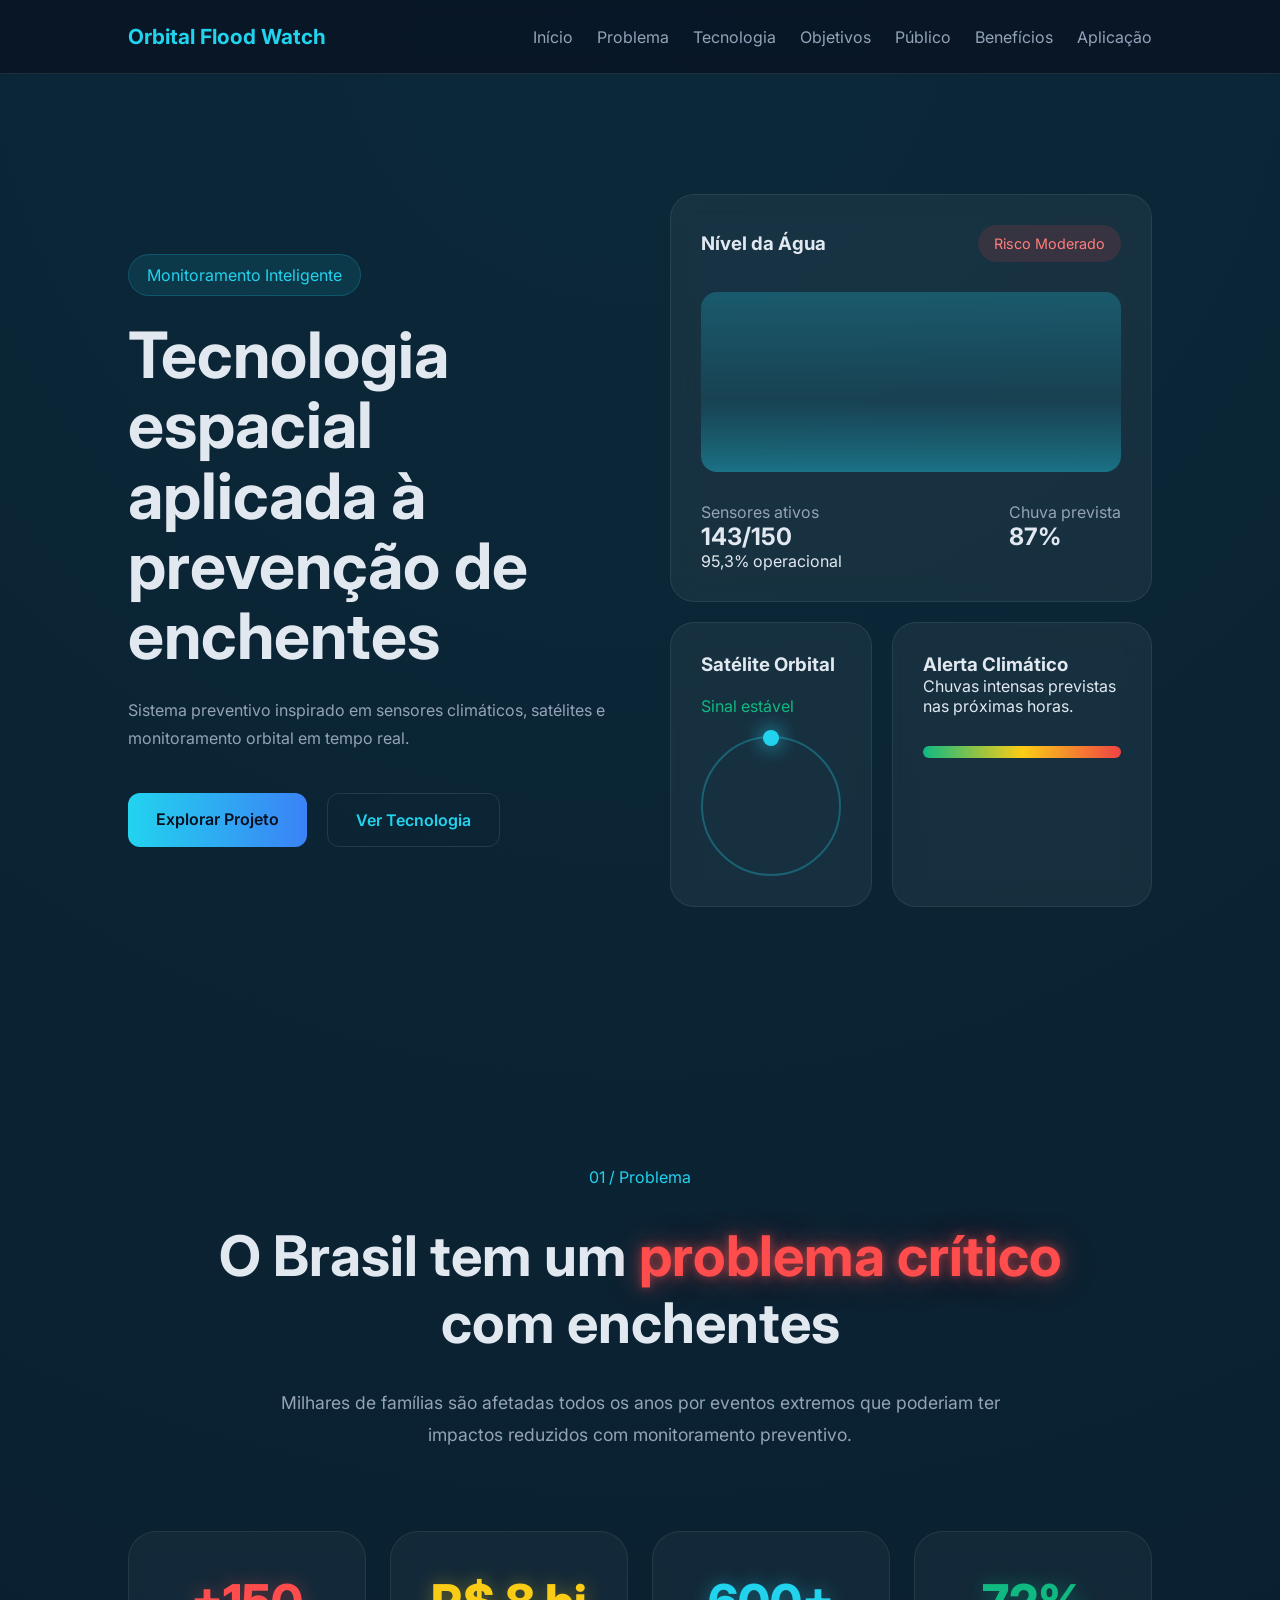
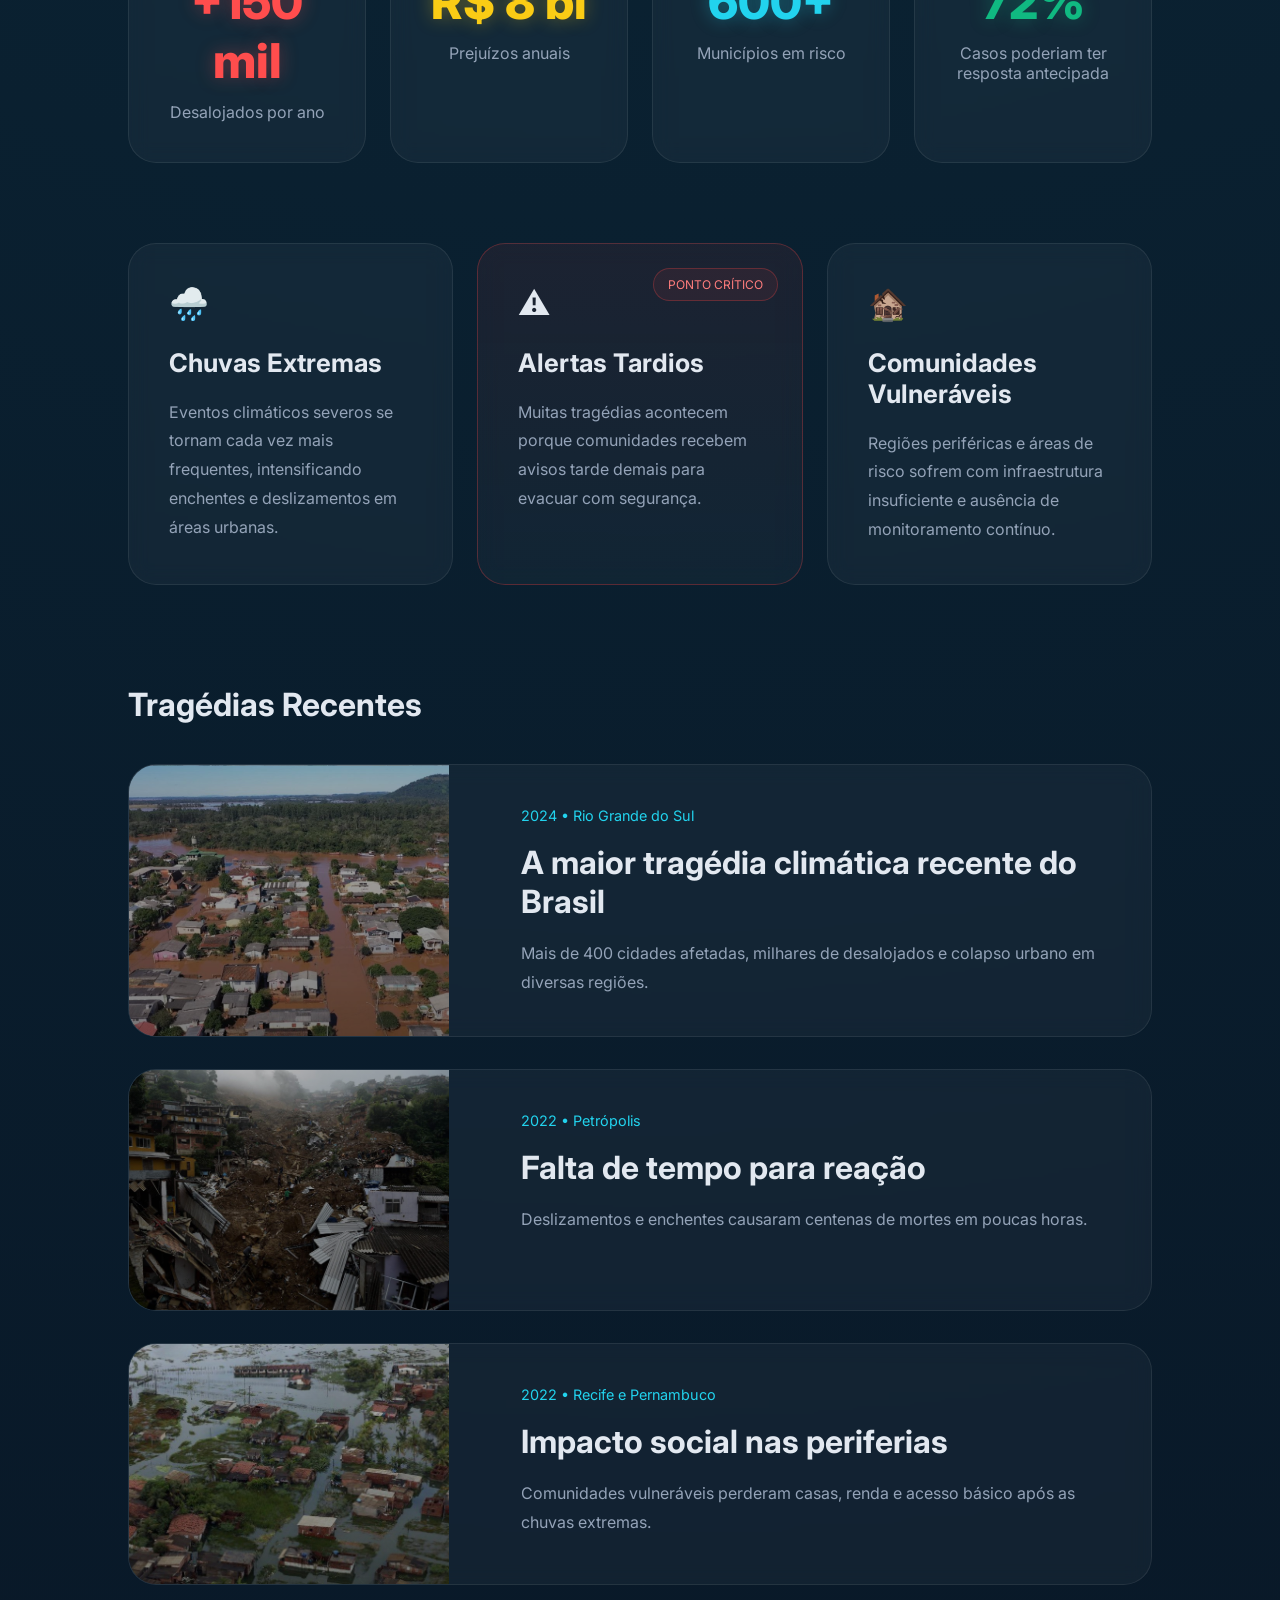
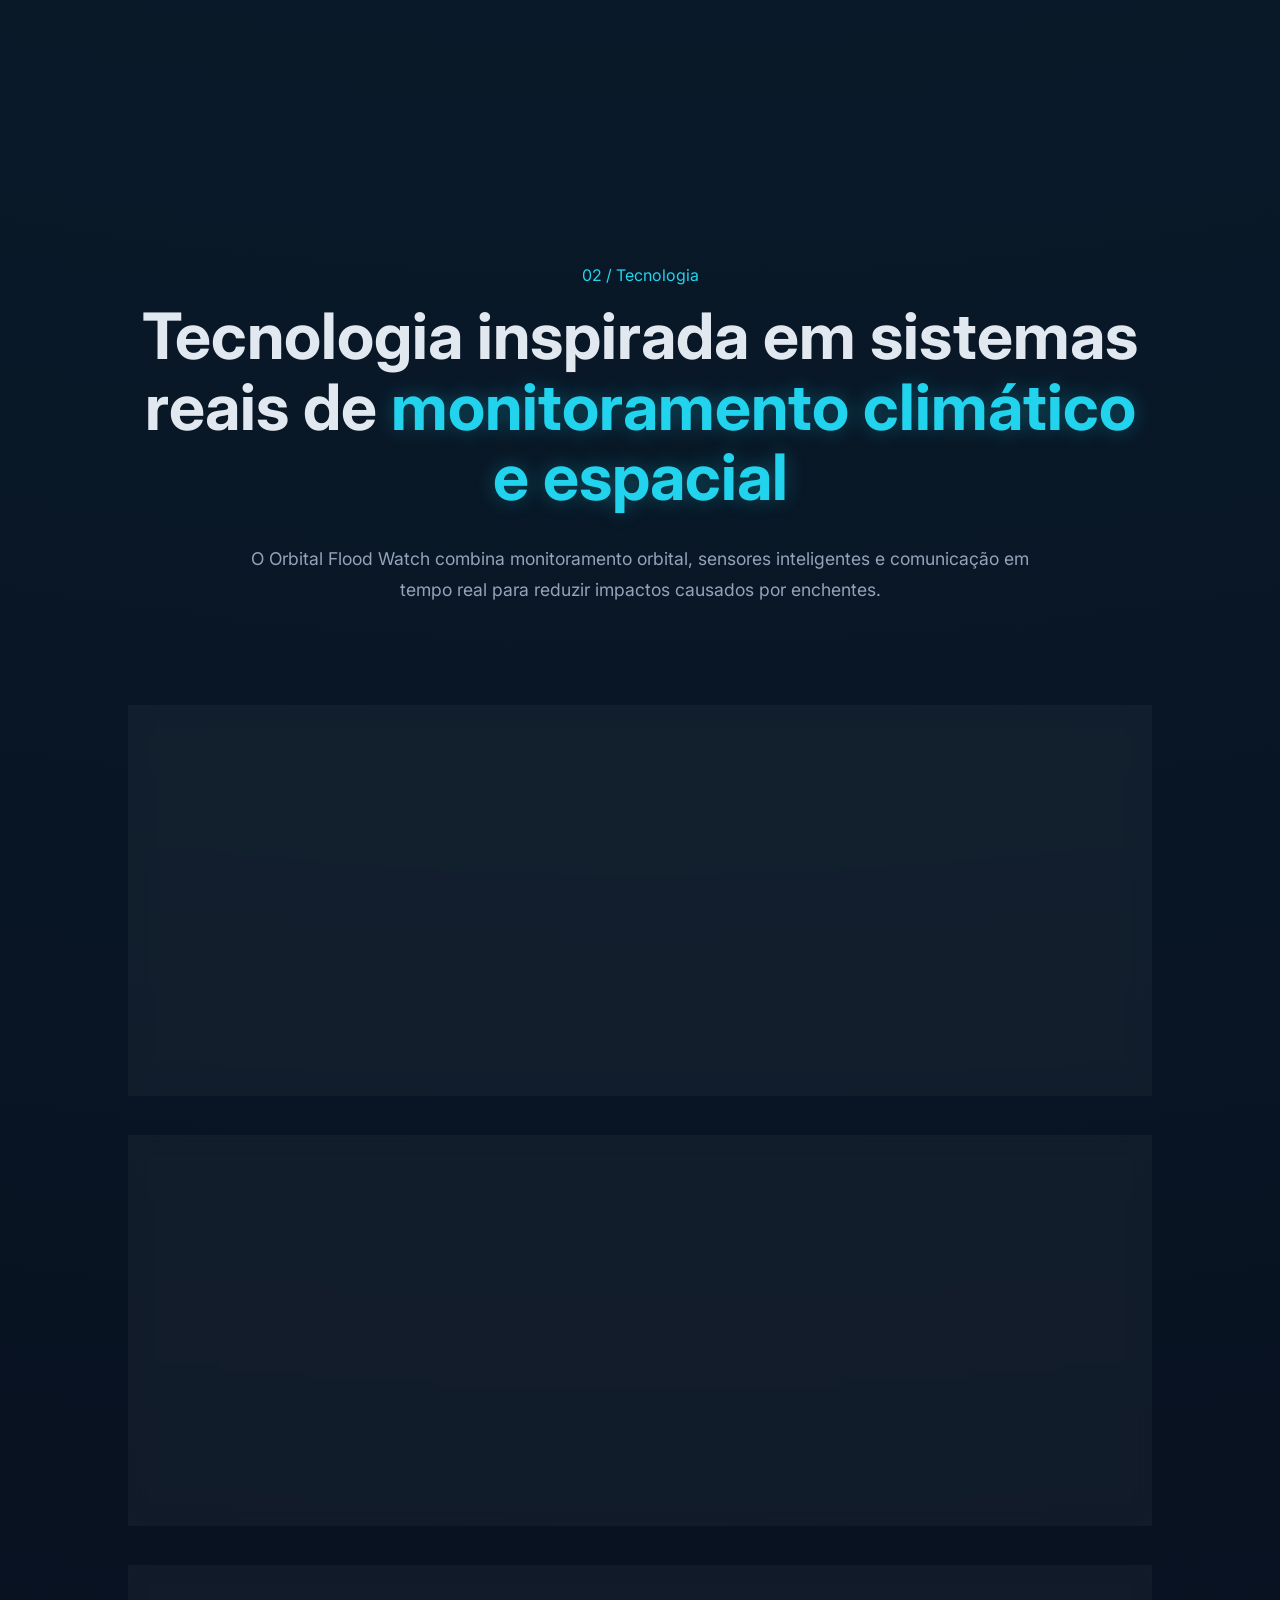
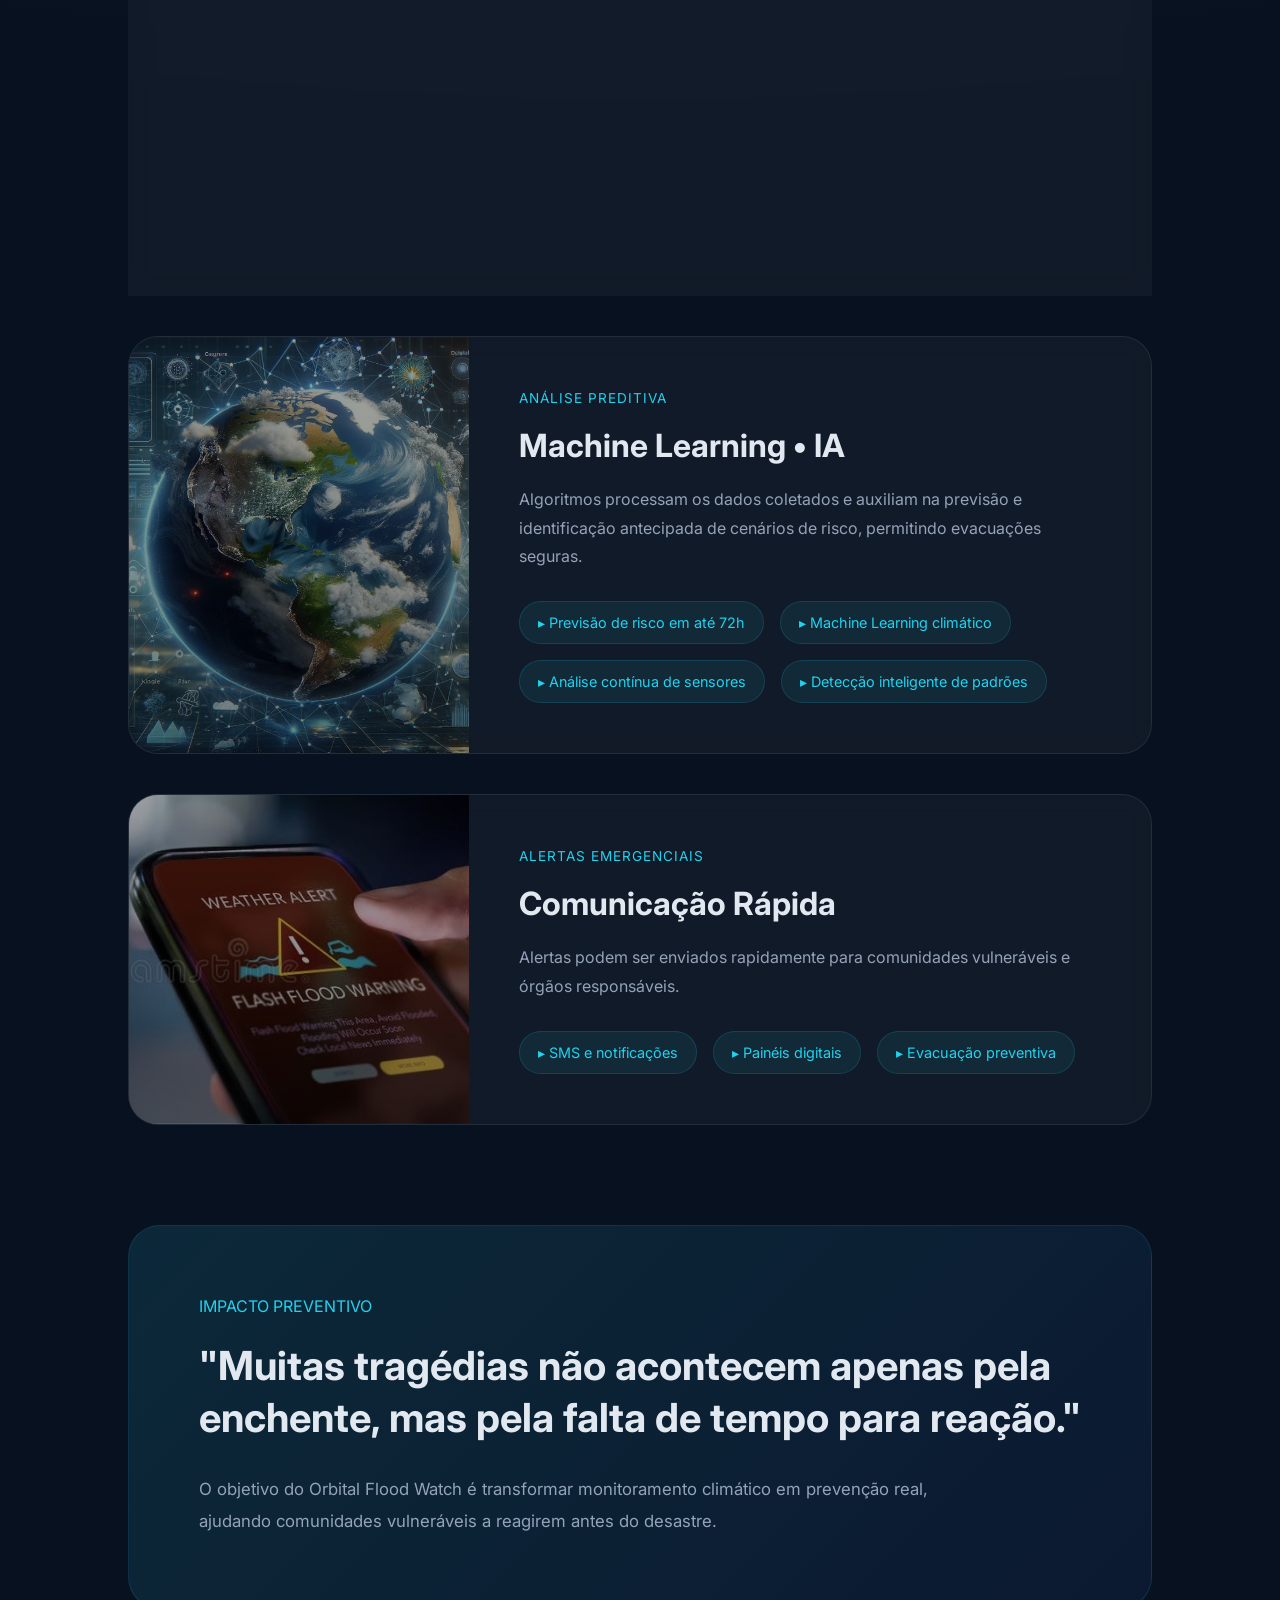
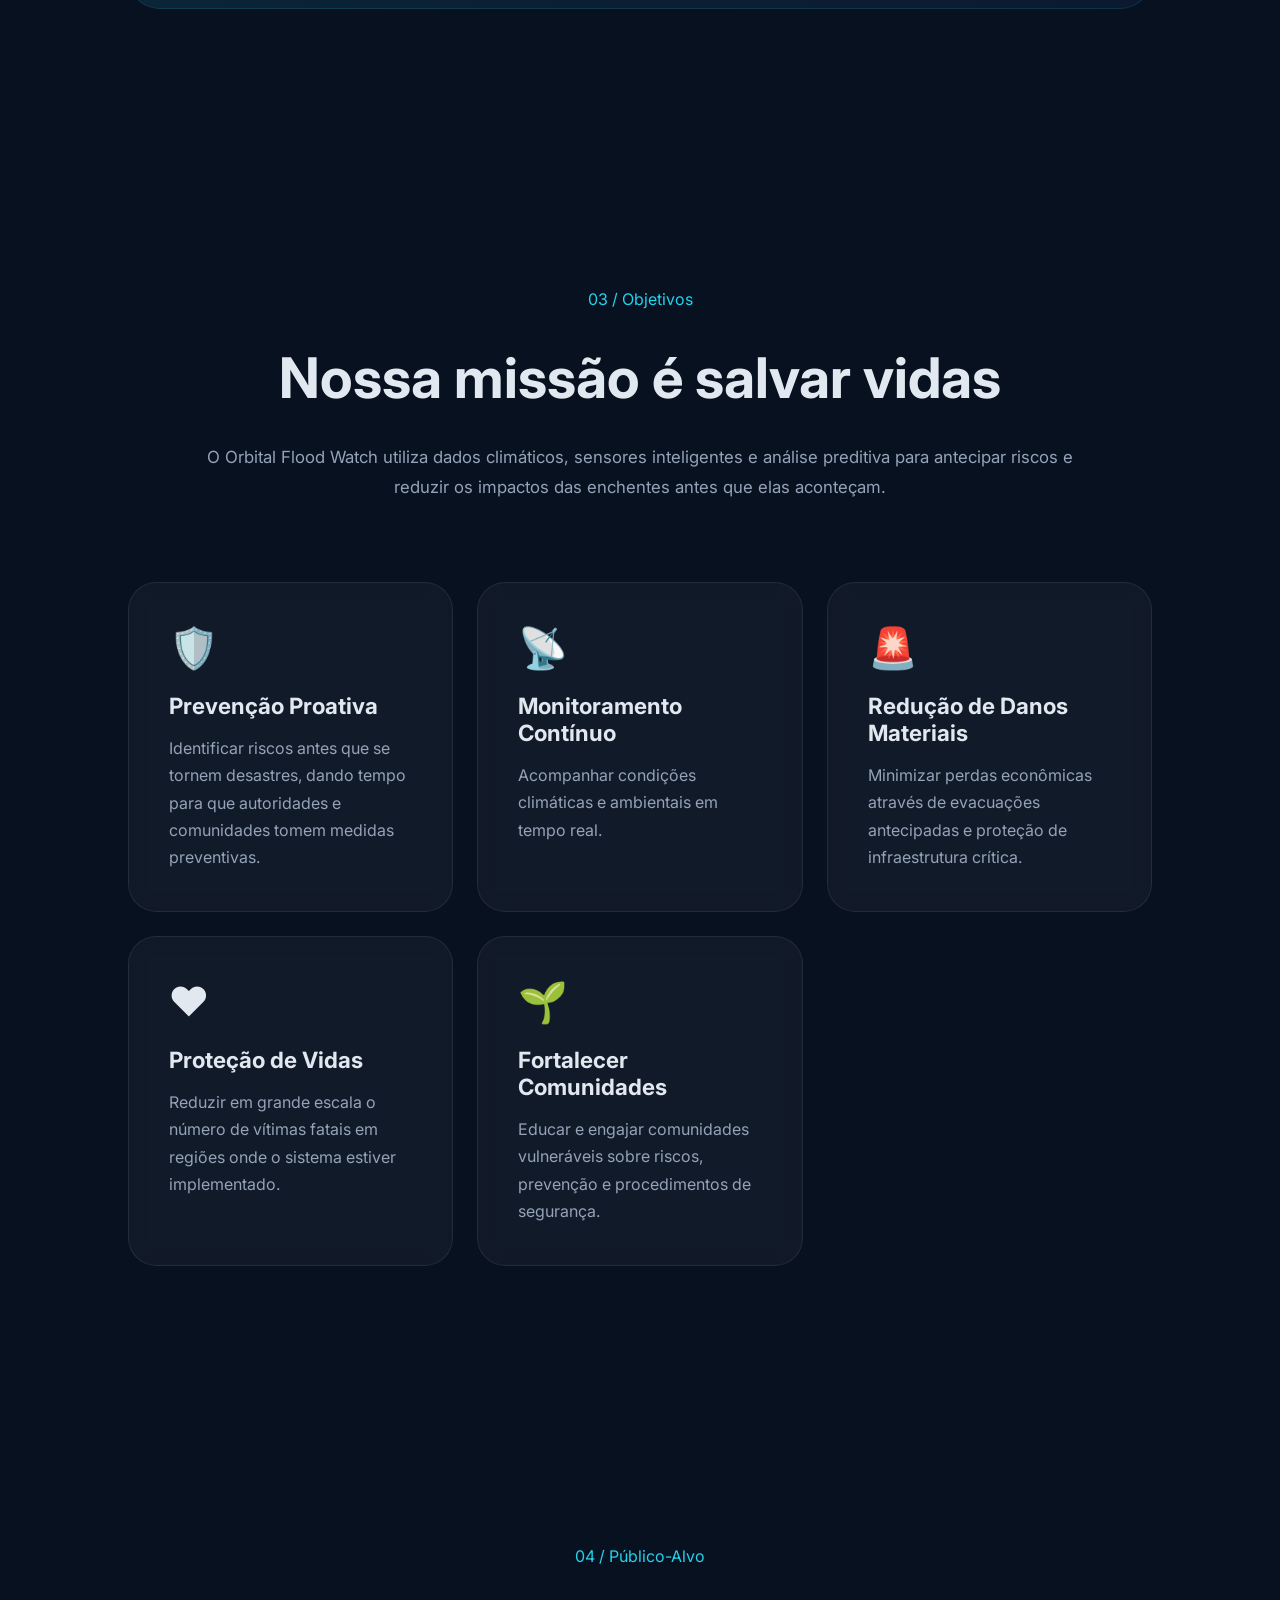
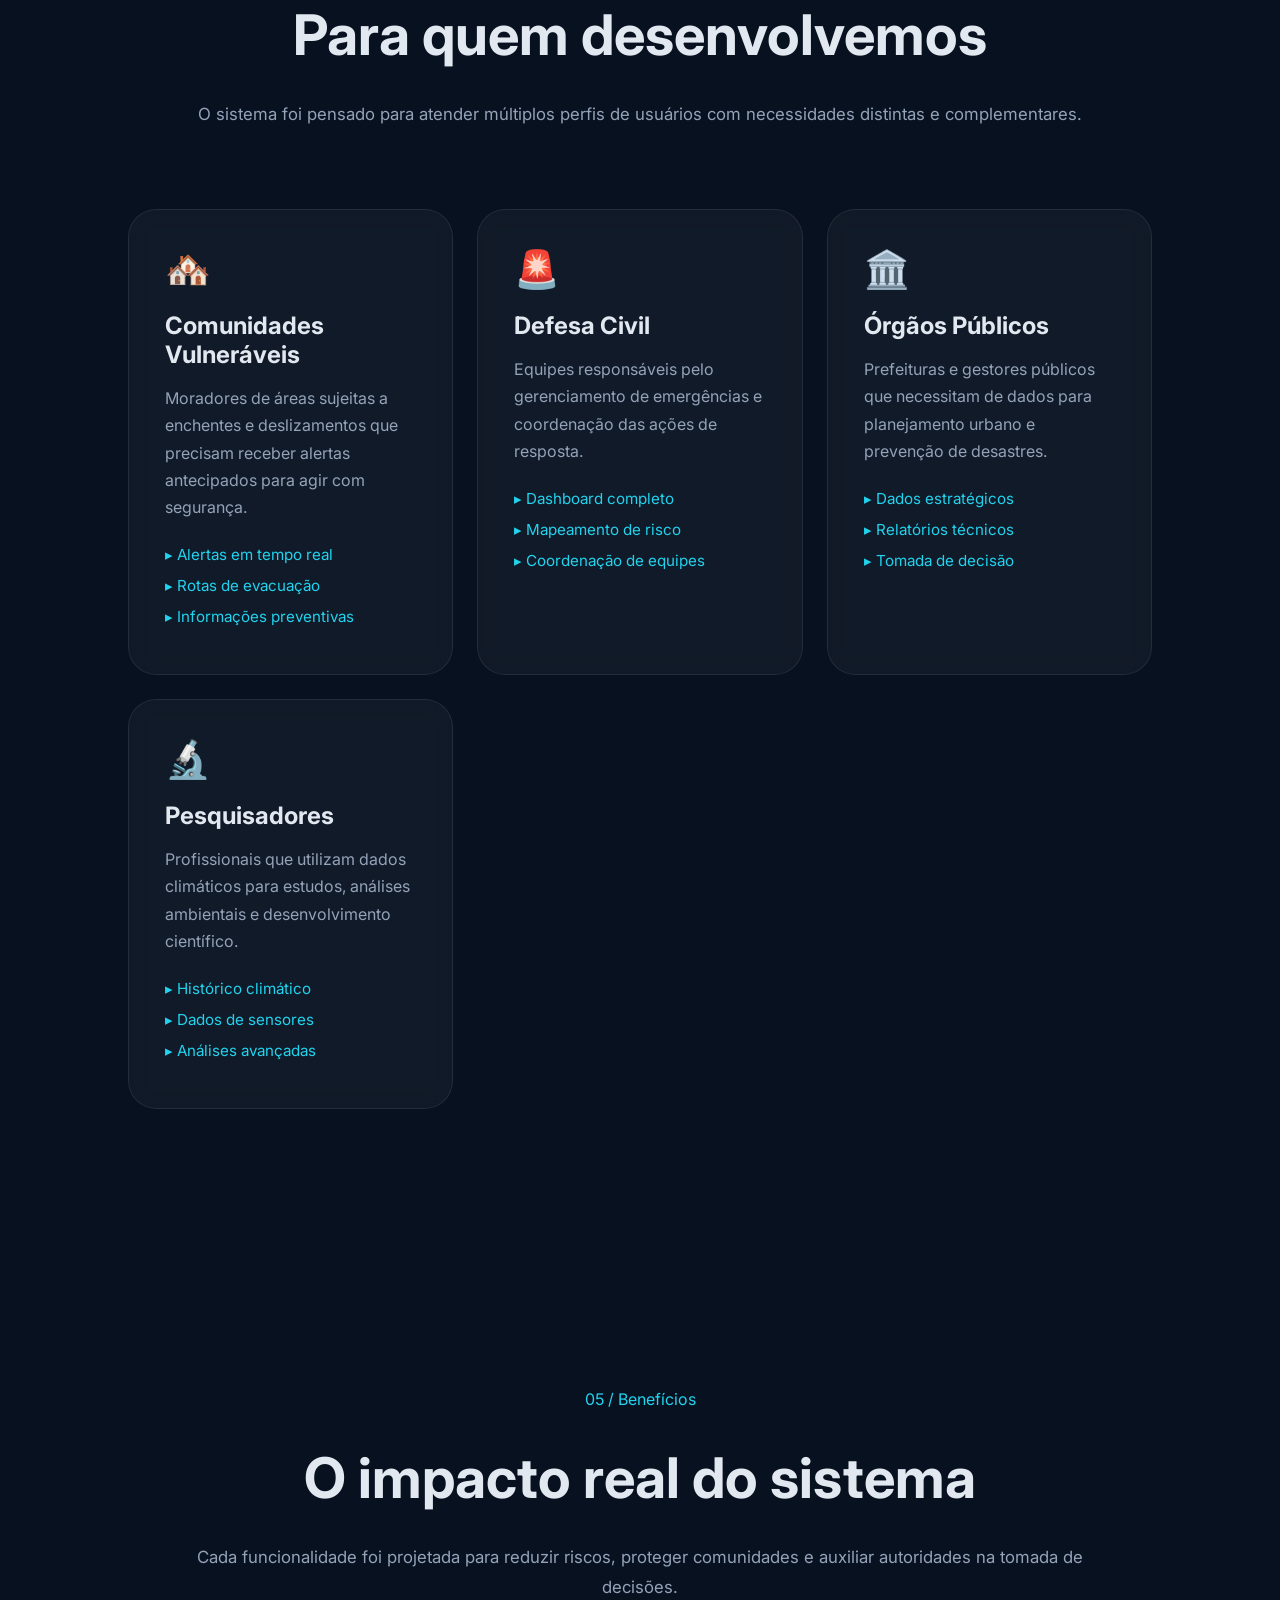
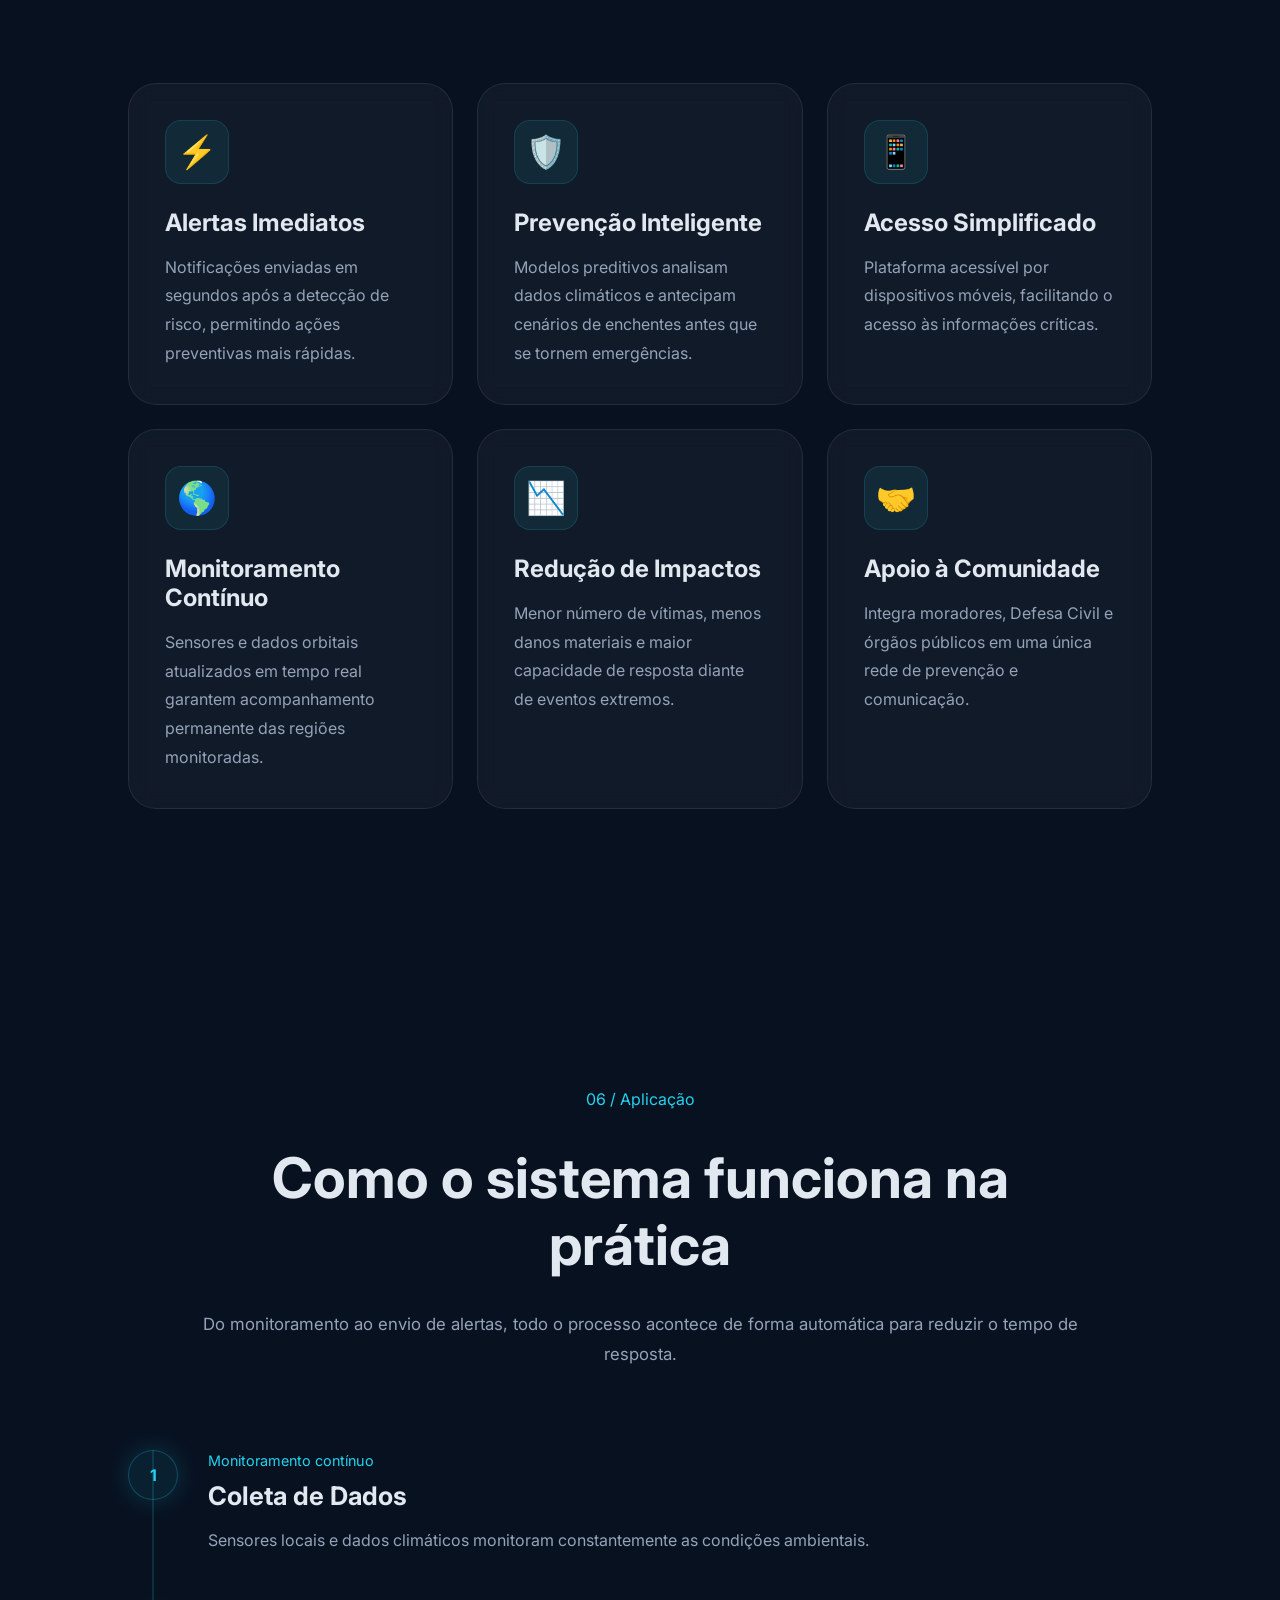
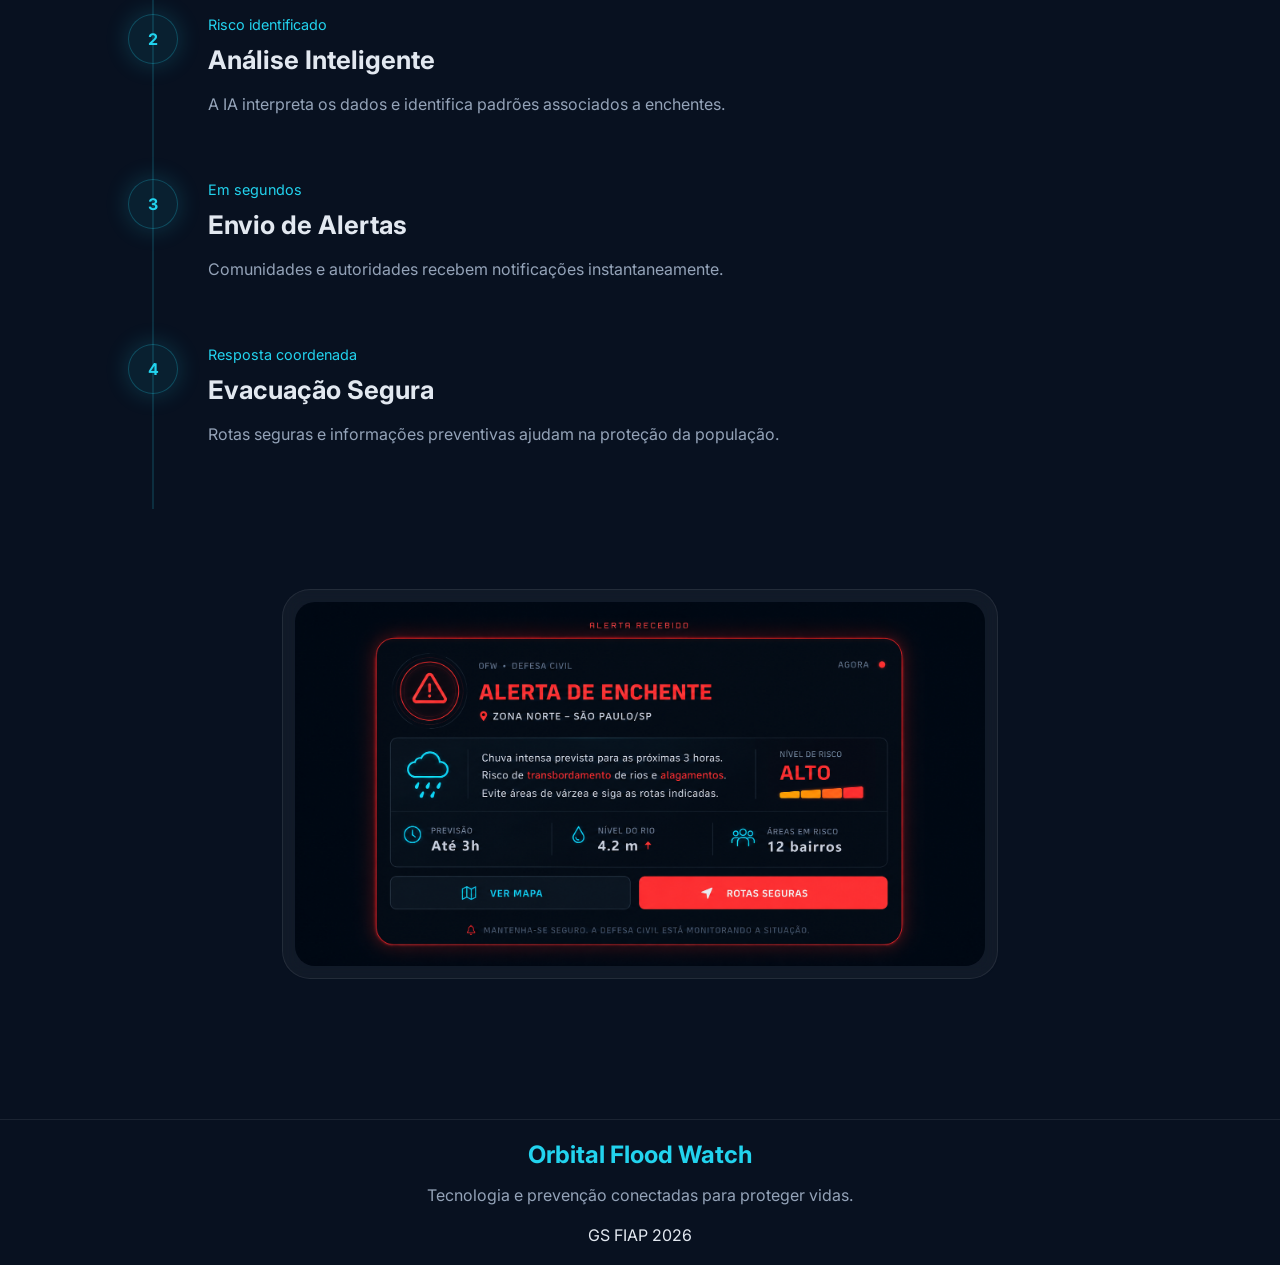
<file: index.html>
<!DOCTYPE html>
<html lang="pt-BR">

<head>
    <meta charset="UTF-8">
    <meta name="viewport" content="width=device-width, initial-scale=1.0">
    <!-- Google Fonts -->
    <link rel="preconnect" href="https://fonts.googleapis.com">
    <link rel="preconnect" href="https://fonts.gstatic.com" crossorigin>
    <link href="https://fonts.googleapis.com/css2?family=Inter:wght@300;400;500;600;700&display=swap" rel="stylesheet">
    <!-- CSS -->
    <link rel="stylesheet" href="./assets/css/style.css">
    <title>Orbital Flood Watch</title>
</head>

<body>

    <!-- Cabeçalho do site -->
    <header>
        <h1 class="logo">Orbital Flood Watch</h1>
        <!-- Navegação -->
        <nav>
            <a href="#hero">Início</a>
            <a href="#problema">Problema</a>
            <a href="#tecnologia">Tecnologia</a>
            <a href="#objetivos">Objetivos</a>
            <a href="#publico">Público</a>
            <a href="#beneficios">Benefícios</a>
            <a href="#aplicacao">Aplicação</a>
        </nav>
    </header>

    <!-- ===========================
    CONTEÚDO PRINCIPAL
    ================================-->
    <main>

        <!-- =========================
        HERO section
        ============================== -->
        <section id="hero">
            <!-- Texto principal -->
            <div class="hero-content">
                <span class="tag">Monitoramento Inteligente</span>
                <h1>Tecnologia espacial aplicada à prevenção de enchentes</h1>
                <p>Sistema preventivo inspirado em sensores climáticos, satélites e monitoramento orbital em tempo real.</p>

                <!-- Botões -->
                <div class="hero-buttons">
                    <a href="#problema" class="btn-primary">Explorar Projeto</a>
                    <a href="#tecnologia" class="btn-secondary">Ver Tecnologia</a>
                </div>
            </div>

            <!-- Dashboard com estilo futurista -->
            <div class="hero-dashboard">
                <!-- Card principal -->
                <div class="dashboard-card large-card">
                    <div class="card-header">
                        <h3>Nível da Água</h3>
                        <span class="status danger">Risco Moderado</span>
                    </div>
                    <!-- Simulação do gráfico -->
                    <div class="graph">
                        <div class="graph-line"></div>
                    </div>
                    <!-- Dados ficticios -->
                    <div class="metrics">
                        <div class="metric">
                            <span class="metric-title">Sensores ativos</span>
                            <h2>143/150</h2>
                            <p>95,3% operacional</p>
                        </div>

                        <div class="metric">
                            <span class="metric-title">Chuva prevista</span>
                            <h2>87%</h2>
                        </div>
                    </div>
                </div>

                <!-- Cards menores pra complemento da estilização -->
                <div class="dashboard-grid">
                    <!-- Card -->
                    <div class="dashboard-card small-card">
                        <h3>Satélite Orbital</h3>
                        <p class="signal">Sinal estável</p>
                        <div class="orbit-circle"></div>
                    </div>

                    <!-- Card -->
                    <div class="dashboard-card small-card">
                        <h3>Alerta Climático</h3>
                        <p>Chuvas intensas previstas nas próximas horas.</p>
                        <div class="alert-bar"></div>
                    </div>
                </div>
            </div>
        </section>

        <!-- =========================
        PROBLEMA
        ============================== -->
        <section id="problema" class="problem-section">

            <!-- Título -->
            <div class="problem-header section-header">
                <span class="section-tag">01 / Problema</span>
                <h2 class="problem-title">O Brasil tem um <span>problema crítico</span> com enchentes</h2>
                <p>Milhares de famílias são afetadas todos os anos por eventos extremos que poderiam ter impactos reduzidos com monitoramento preventivo.</p>
            </div>

            <!-- Estatísticas -->
            <div class="stats-grid">
                <div class="stat-card glass-card">
                    <h3 class="stat-number red">+150 mil</h3>
                    <p>Desalojados por ano</p>
                </div>

                <div class="stat-card glass-card">
                    <h3 class="stat-number yellow">R$ 8 bi</h3>
                    <p>Prejuízos anuais</p>
                </div>

                <div class="stat-card glass-card">
                    <h3 class="stat-number blue">600+</h3>
                    <p>Municípios em risco</p>
                </div>

                <div class="stat-card glass-card">
                    <h3 class="stat-number green">72%</h3>
                    <p>Casos poderiam ter resposta antecipada</p>
                </div>
            </div>

            <!-- Cards principais do problema -->
            <div class="problem-grid grid-3">
                <div class="problem-card glass-card">
                    <span class="icon">🌧️</span>
                    <h3>Chuvas Extremas</h3>
                    <p>Eventos climáticos severos se tornam cada vez mais frequentes, intensificando enchentes e deslizamentos em áreas urbanas.</p>
                </div>

                <div class="problem-card glass-card danger-card">
                    <span class="alert-tag">PONTO CRÍTICO</span>
                    <span class="icon">⚠️</span>
                    <h3>Alertas Tardios</h3>
                    <p>Muitas tragédias acontecem porque comunidades recebem avisos tarde demais para evacuar com segurança.</p>
                </div>

                <div class="problem-card glass-card">
                    <span class="icon">🏚️</span>
                    <h3>Comunidades Vulneráveis</h3>
                    <p>Regiões periféricas e áreas de risco sofrem com infraestrutura insuficiente e ausência de monitoramento contínuo.</p>
                </div>
            </div>

            <!-- Tragédias recentes -->
            <div class="tragedy-section">
                <h3>Tragédias Recentes</h3>
                <div class="tragedy-grid">
                    <!-- Card -->
                    <div class="tragedy-card glass-card">
                        <div class="tragedy-image rs"></div>
                        <div class="tragedy-content">
                            <span>2024 • Rio Grande do Sul</span>
                            <h4>A maior tragédia climática recente do Brasil</h4>
                            <p>Mais de 400 cidades afetadas, milhares de desalojados e colapso urbano em diversas regiões.</p>
                        </div>
                    </div>

                    <!-- Card -->
                    <div class="tragedy-card glass-card">
                        <div class="tragedy-image petropolis"></div>
                        <div class="tragedy-content">
                            <span>2022 • Petrópolis</span>
                            <h4>Falta de tempo para reação</h4>
                            <p>Deslizamentos e enchentes causaram centenas de mortes em poucas horas.</p>
                        </div>
                    </div>

                    <!-- Card -->
                    <div class="tragedy-card glass-card">
                        <div class="tragedy-image recife"></div>
                        <div class="tragedy-content">
                            <span>2022 • Recife e Pernambuco</span>
                            <h4>Impacto social nas periferias</h4>
                            <p>Comunidades vulneráveis perderam casas, renda e acesso básico após as chuvas extremas.</p>
                        </div>
                    </div>
                </div>
            </div>
        </section>

        <!-- =========================
        TECNOLOGIA
        =============================== -->
        <section id="tecnologia" class="technology-section">

            <!-- Título -->
            <div class="technology-header">
                <span class="section-tag">02 / Tecnologia</span>
                <h2 class="technology-title">Tecnologia inspirada em sistemas reais de <span>monitoramento climático e espacial</span></h2>
                <p>O Orbital Flood Watch combina monitoramento orbital, sensores inteligentes e comunicação em tempo real para reduzir impactos causados por enchentes.</p>
            </div>

            <div class="tech-flow">
                <!-- CARD 1 -->
                <div class="tech-advanced-card">
                    <div class="tech-image orbital"></div>
                    <div class="tech-content">
                        <span class="tech-label">MONITORAMENTO ORBITAL</span>
                        <h3>Satélites Climáticos</h3>
                        <p>Inspirado em tecnologias utilizadas por satélites meteorológicos como GOES, NASA, NOAA e INPE para análise climática em tempo real.</p>
                        <ul>
                            <li>▸ Monitoramento de tempestades</li>
                            <li>▸ Análise de nuvens e chuvas</li>
                            <li>▸ Sensoriamento remoto</li>
                        </ul>
                    </div>
                </div>

                <!-- CARD 2 -->
                <div class="tech-advanced-card">
                    <div class="tech-image sensors"></div>
                    <div class="tech-content">
                        <span class="tech-label">SENSORES INTELIGENTES</span>
                        <h3>Detecção de Risco</h3>
                        <p>Sensores locais monitoram aumento do nível da água, intensidade da chuva e regiões vulneráveis.</p>
                        <ul>
                            <li>▸ Sensor ultrassônico</li>
                            <li>▸ Sensor de chuva</li>
                            <li>▸ Monitoramento contínuo</li>
                        </ul>
                    </div>
                </div>

                <!-- CARD 3 -->
                <div class="tech-advanced-card">
                    <div class="tech-image processing"></div>
                    <div class="tech-content">
                        <span class="tech-label">PROCESSAMENTO DE DADOS</span>
                        <h3>Análise Inteligente</h3>
                        <p>O sistema interpreta informações climáticas e define níveis de risco automaticamente.</p>
                        <ul>
                            <li>▸ Dados em tempo real</li>
                            <li>▸ Níveis de risco</li>
                            <li>▸ Análise preventiva</li>
                        </ul>
                    </div>
                </div>

                <!-- CARD 4 -->
                <div class="tech-advanced-card">
                    <div class="tech-image algoritmo"></div>
                    <div class="tech-content">
                        <span class="tech-label">ANÁLISE PREDITIVA</span>
                        <h3>Machine Learning • IA</h3>
                        <p>Algoritmos processam os dados coletados e auxiliam na previsão e identificação antecipada de cenários de risco, permitindo evacuações seguras.</p>
                        <ul>
                            <li>▸ Previsão de risco em até 72h</li>
                            <li>▸ Machine Learning climático</li>
                            <li>▸ Análise contínua de sensores</li>
                            <li>▸ Detecção inteligente de padrões</li>
                        </ul>
                    </div>
                </div>

                <!-- CARD 5 -->
                <div class="tech-advanced-card">
                    <div class="tech-image alerts"></div>
                    <div class="tech-content">
                        <span class="tech-label">ALERTAS EMERGENCIAIS</span>
                        <h3>Comunicação Rápida</h3>
                        <p>Alertas podem ser enviados rapidamente para comunidades vulneráveis e órgãos responsáveis.</p>
                        <ul>
                            <li>▸ SMS e notificações</li>
                            <li>▸ Painéis digitais</li>
                            <li>▸ Evacuação preventiva</li>
                        </ul>
                    </div>
                </div>

            </div>

            <!-- Painel final sobre reflexão e impacto real na realidade de algumas vidas -->
            <div class="technology-highlight">
                <div class="highlight-content">
                    <span class="highlight-tag">IMPACTO PREVENTIVO</span>
                    <h3>"Muitas tragédias não acontecem apenas pela enchente, mas pela falta de tempo para reação."</h3>
                    <p>O objetivo do Orbital Flood Watch é transformar monitoramento climático em prevenção real, ajudando comunidades vulneráveis a reagirem antes do desastre.</p>
                </div>
            </div>
        </section>

        <!-- ========================
        OBJETIVOS
        ============================== -->
        <section id="objetivos" class="mission-section">

            <!-- Título -->
            <div class="section-header">
                <span class="section-tag">03 / Objetivos</span>
                <h2>Nossa missão é salvar vidas</h2>
                <p>O Orbital Flood Watch utiliza dados climáticos, sensores inteligentes e análise preditiva para antecipar riscos e reduzir os impactos das enchentes antes que elas aconteçam.</p>
            </div>

            <!-- CARD 1 -->
            <div class="grid-4">
                <div class="mission-card glass-card">
                    <span>🛡️</span>
                    <h3>Prevenção Proativa</h3>
                    <p>Identificar riscos antes que se tornem desastres, dando tempo para que autoridades e comunidades tomem medidas preventivas.</p>
                </div>

                <!-- CARD 2 -->
                <div class="mission-card glass-card">
                    <span>📡</span>
                    <h3>Monitoramento Contínuo</h3>
                    <p>Acompanhar condições climáticas e ambientais em tempo real.</p>
                </div>

                <!-- CARD 3 -->
                <div class="mission-card glass-card">
                    <span>🚨</span>
                    <h3>Redução de Danos Materiais</h3>
                    <p>Minimizar perdas econômicas através de evacuações antecipadas e proteção de infraestrutura crítica.</p>
                </div>

                <!-- CARD 4 -->
                <div class="mission-card glass-card">
                    <span>❤️</span>
                    <h3>Proteção de Vidas</h3>
                    <p>Reduzir em grande escala o número de vítimas fatais em regiões onde o sistema estiver implementado.</p>
                </div>

                <!-- CARD 5 -->
                <div class="mission-card glass-card">
                    <span>🌱</span>
                    <h3>Fortalecer Comunidades</h3>
                    <p>Educar e engajar comunidades vulneráveis sobre riscos, prevenção e procedimentos de segurança.</p>
                </div>
            </div>
        </section>

        <!-- ========================
        PÚBLICO
        ============================== -->
        <section id="publico" class="public-section">

            <!-- Título -->
            <div class="section-header">
                <span class="section-tag">04 / Público-Alvo</span>
                <h2>Para quem desenvolvemos</h2>
                <p>O sistema foi pensado para atender múltiplos perfis de usuários com necessidades distintas e complementares.</p>
            </div>

            <!-- CARD 1 -->
            <div class="grid-4">
                <div class="public-card glass-card">
                    <span class="public-icon">🏘️</span>
                    <h3>Comunidades Vulneráveis</h3>
                    <p>Moradores de áreas sujeitas a enchentes e deslizamentos que precisam receber alertas antecipados para agir com segurança.</p>
                    <ul>
                        <li>▸ Alertas em tempo real</li>
                        <li>▸ Rotas de evacuação</li>
                        <li>▸ Informações preventivas</li>
                    </ul>
                </div>

                <!-- CARD 2 -->
                <div class="public-card glass-card">
                    <span class="public-icon">🚨</span>
                    <h3>Defesa Civil</h3>
                    <p>Equipes responsáveis pelo gerenciamento de emergências e coordenação das ações de resposta.</p>
                    <ul>
                        <li>▸ Dashboard completo</li>
                        <li>▸ Mapeamento de risco</li>
                        <li>▸ Coordenação de equipes</li>
                    </ul>
                </div>

                <!-- CARD 3 -->
                <div class="public-card glass-card">
                    <span class="public-icon">🏛️</span>
                    <h3>Órgãos Públicos</h3>
                    <p>Prefeituras e gestores públicos que necessitam de dados para planejamento urbano e prevenção de desastres.</p>
                    <ul>
                        <li>▸ Dados estratégicos</li>
                        <li>▸ Relatórios técnicos</li>
                        <li>▸ Tomada de decisão</li>
                    </ul>
                </div>

                <!-- CARD 4 -->
                <div class="public-card glass-card">
                    <span class="public-icon">🔬</span>
                    <h3>Pesquisadores</h3>
                    <p>Profissionais que utilizam dados climáticos para estudos, análises ambientais e desenvolvimento científico.</p>
                    <ul>
                        <li>▸ Histórico climático</li>
                        <li>▸ Dados de sensores</li>
                        <li>▸ Análises avançadas</li>
                    </ul>
                </div>
            </div>
        </section>

        <!-- =======================
        BENEFÍCIOS
        ============================= -->
        <section id="beneficios" class="benefits-section">

            <!-- Título -->
            <div class="section-header">
                <span class="section-tag">05 / Benefícios</span>
                <h2>O impacto real do sistema</h2>
                <p>Cada funcionalidade foi projetada para reduzir riscos, proteger comunidades e auxiliar autoridades na tomada de decisões.</p>
            </div>

            <!-- CARD 1 -->
            <div class="benefits-grid">
                <div class="benefit-card glass-card">
                    <span class="benefit-icon">⚡</span>
                    <h3>Alertas Imediatos</h3>
                    <p>Notificações enviadas em segundos após a detecção de risco, permitindo ações preventivas mais rápidas.</p>
                </div>

                <!-- CARD 2 -->
                <div class="benefit-card glass-card">
                    <span class="benefit-icon">🛡️</span>
                    <h3>Prevenção Inteligente</h3>
                    <p>Modelos preditivos analisam dados climáticos e antecipam cenários de enchentes antes que se tornem emergências.</p>
                </div>

                <!-- CARD 3 -->
                <div class="benefit-card glass-card">
                    <span class="benefit-icon">📱</span>
                    <h3>Acesso Simplificado</h3>
                    <p>Plataforma acessível por dispositivos móveis, facilitando o acesso às informações críticas.</p>
                </div>

                <!-- CARD 4 -->
                <div class="benefit-card glass-card">
                    <span class="benefit-icon">🌎</span>
                    <h3>Monitoramento Contínuo</h3>
                    <p>Sensores e dados orbitais atualizados em tempo real garantem acompanhamento permanente das regiões monitoradas.</p>
                </div>

                <!-- CARD 5 -->
                <div class="benefit-card glass-card">
                    <span class="benefit-icon">📉</span>
                    <h3>Redução de Impactos</h3>
                    <p>Menor número de vítimas, menos danos materiais e maior capacidade de resposta diante de eventos extremos.</p>
                </div>

                <!-- CARD 6 -->
                <div class="benefit-card glass-card">
                    <span class="benefit-icon">🤝</span>
                    <h3>Apoio à Comunidade</h3>
                    <p>Integra moradores, Defesa Civil e órgãos públicos em uma única rede de prevenção e comunicação.</p>
                </div>
            </div>

        </section>

        <!-- =========================
        APLICAÇÃO
        ================================ -->
        <section id="aplicacao" class="application-section">

            <!-- Título -->
            <div class="section-header">
                <span class="section-tag">06 / Aplicação</span>
                <h2>Como o sistema funciona na prática</h2>
                <p>Do monitoramento ao envio de alertas, todo o processo acontece de forma automática para reduzir o tempo de resposta.</p>
            </div>

            <div class="application-wrapper">

                <!-- Timeline -->
                <div class="application-timeline">
                    <div class="timeline-item">
                        <div class="timeline-number">1</div>
                        <div class="timeline-content">
                            <span>Monitoramento contínuo</span>
                            <h3>Coleta de Dados</h3>
                            <p>Sensores locais e dados climáticos monitoram constantemente as condições ambientais.</p>
                        </div>
                    </div>

                    <div class="timeline-item">
                        <div class="timeline-number">2</div>
                        <div class="timeline-content">
                            <span>Risco identificado</span>
                            <h3>Análise Inteligente</h3>
                            <p>A IA interpreta os dados e identifica padrões associados a enchentes.</p>
                        </div>
                    </div>

                    <div class="timeline-item">
                        <div class="timeline-number">3</div>
                        <div class="timeline-content">
                            <span>Em segundos</span>
                            <h3>Envio de Alertas</h3>
                            <p>Comunidades e autoridades recebem notificações instantaneamente.</p>
                        </div>
                    </div>

                    <div class="timeline-item">
                        <div class="timeline-number">4</div>
                        <div class="timeline-content">
                            <span>Resposta coordenada</span>
                            <h3>Evacuação Segura</h3>
                            <p>Rotas seguras e informações preventivas ajudam na proteção da população.</p>
                        </div>
                    </div>
                </div>

                <!-- Card visual do Alerta -->
                <div class="alert-card-image glass-card">
                    <img src="./assets/images/alerta-ofw.jpg" alt="Exemplo de alerta OFW">
                </div>

            </div>
        </section>
    </main>

    <!-- FOOTER -->
    <footer>
        <h2>Orbital Flood Watch</h2>
        <p>Tecnologia e prevenção conectadas para proteger vidas.</p>
        <span>GS FIAP 2026</span>
    </footer>

</body>
</html>
</file>
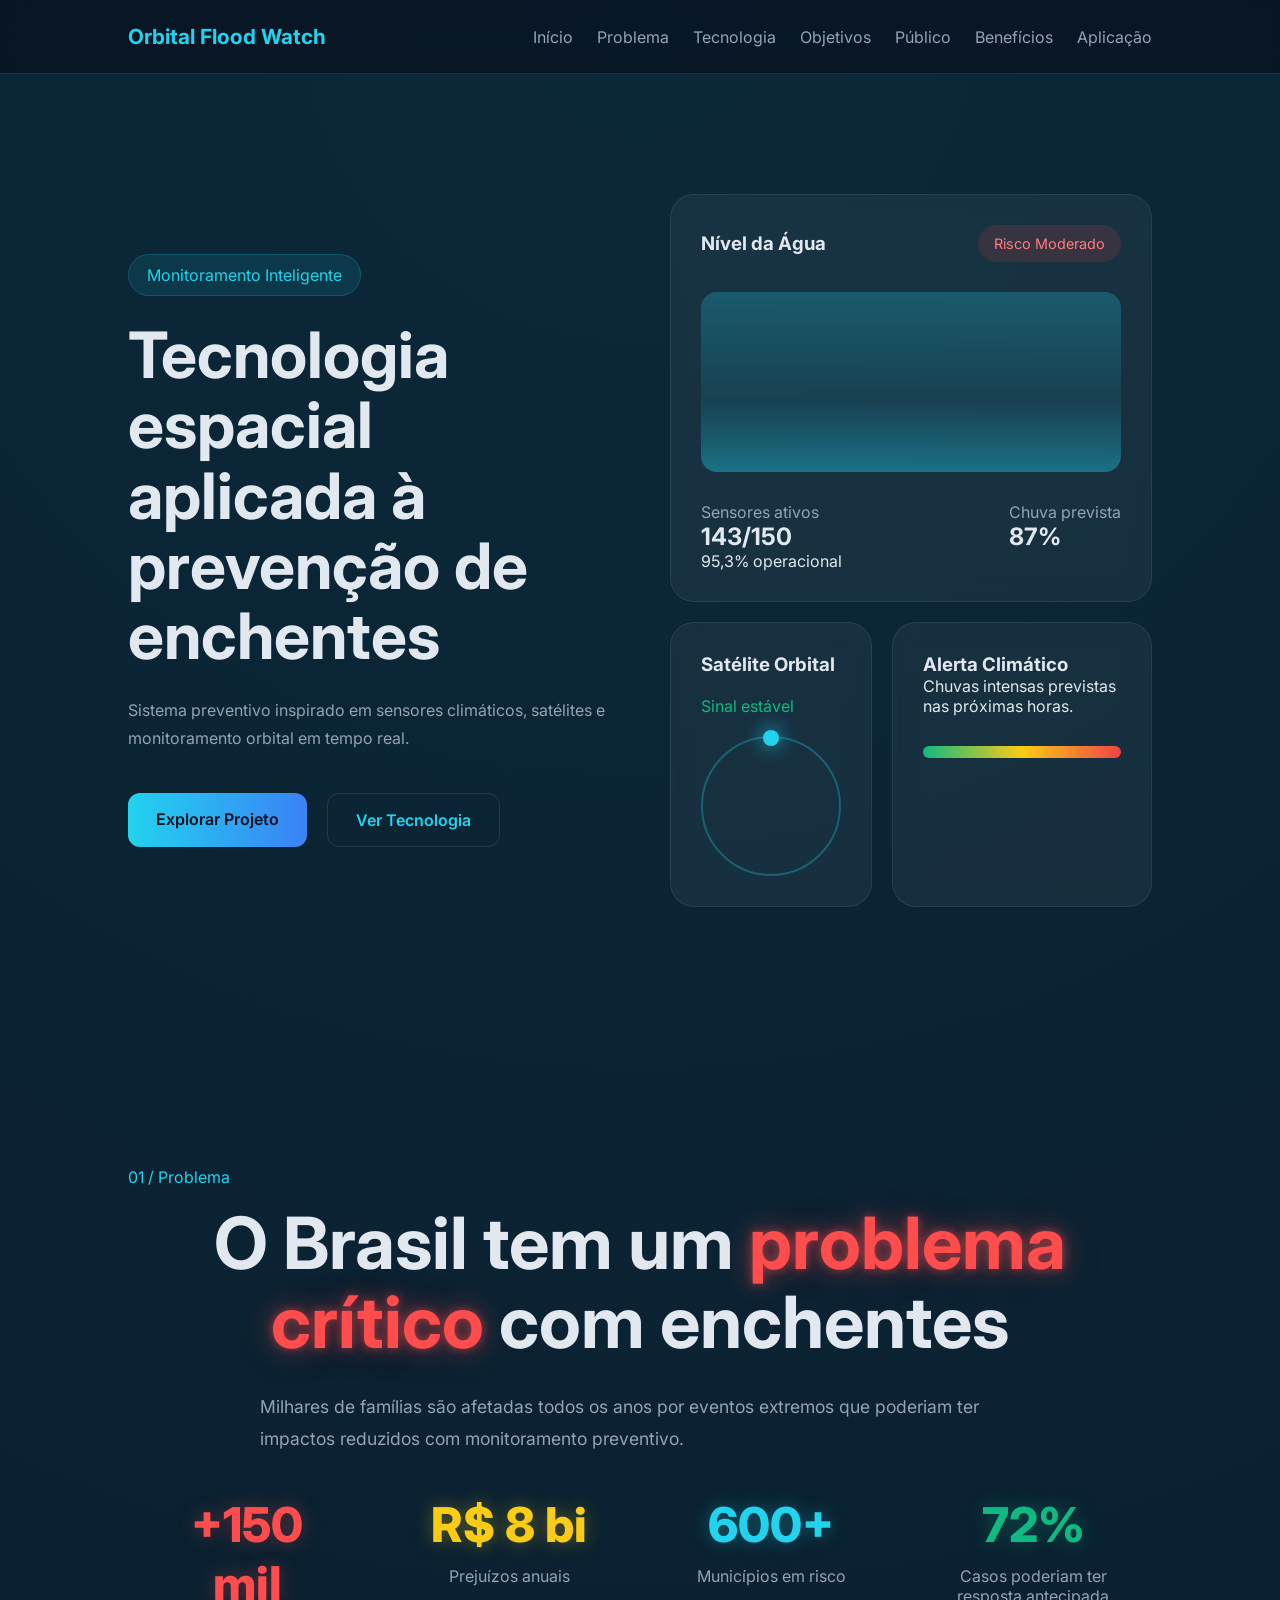
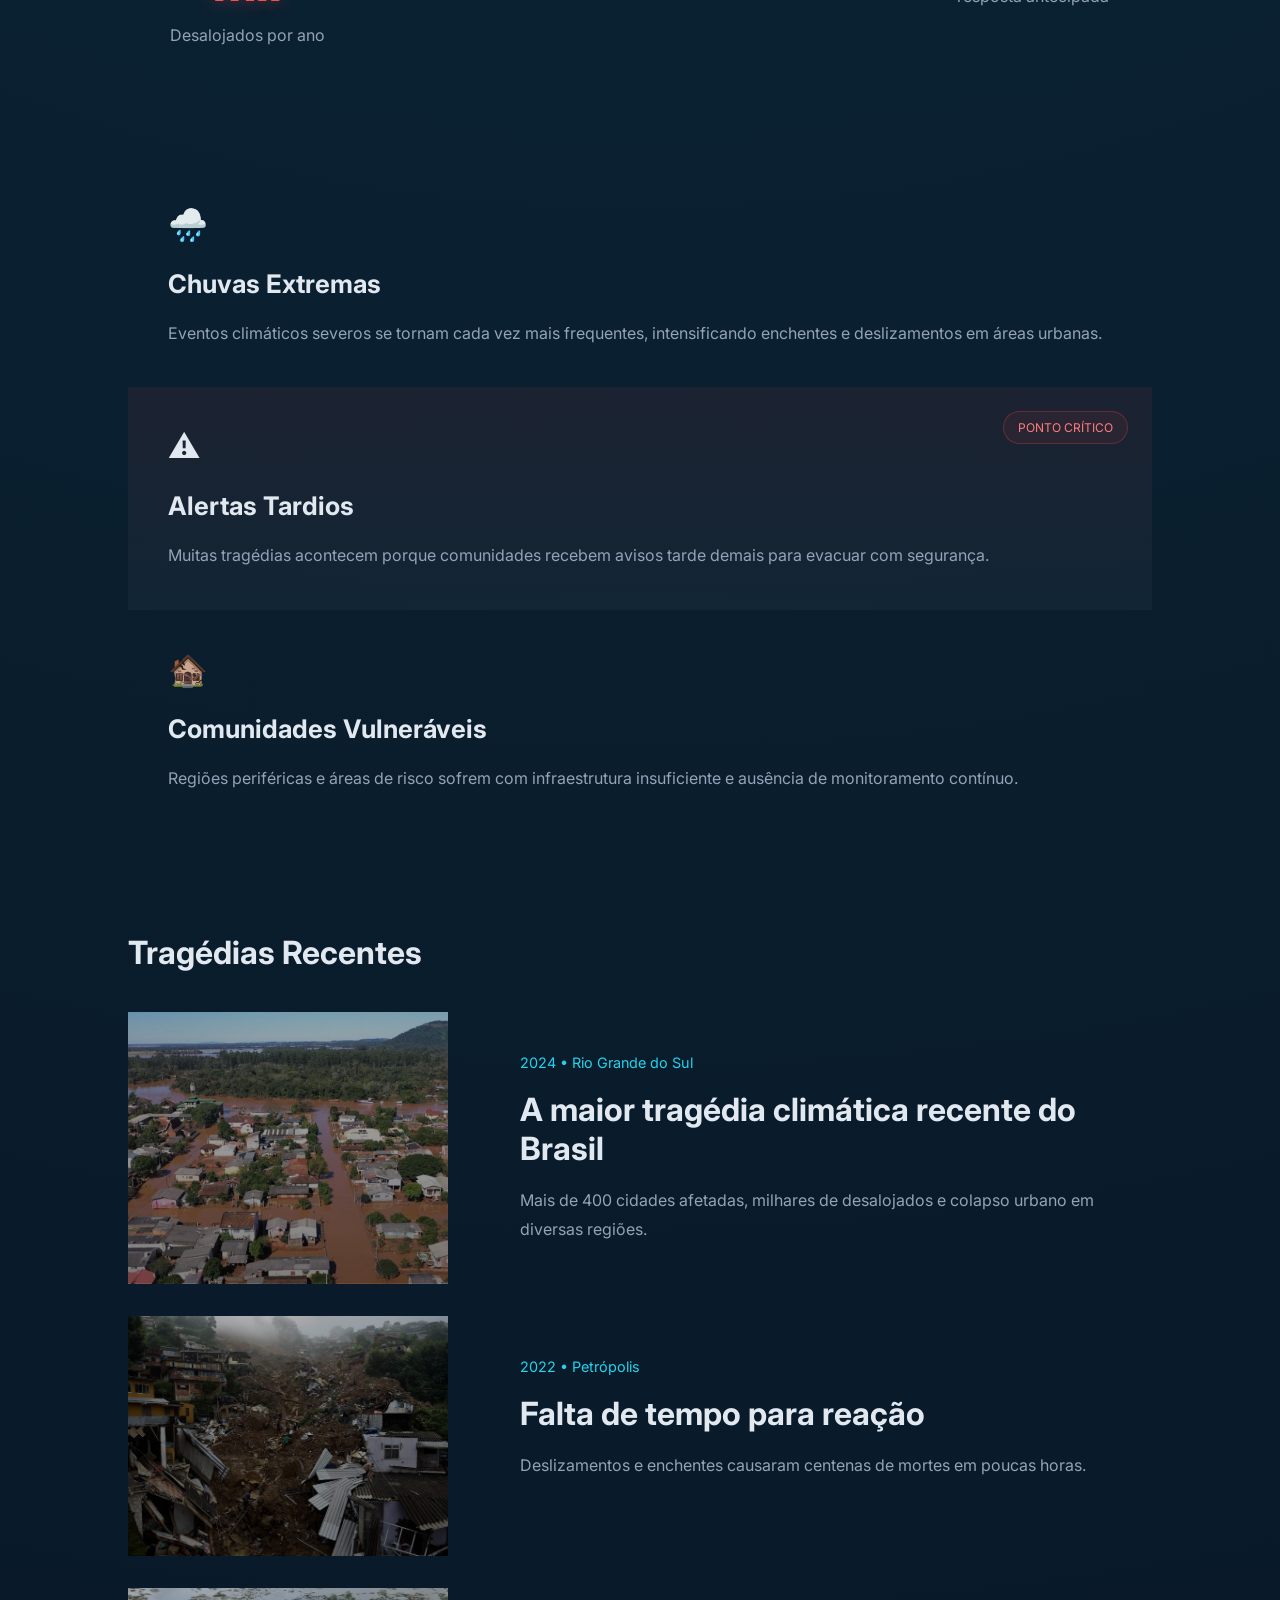
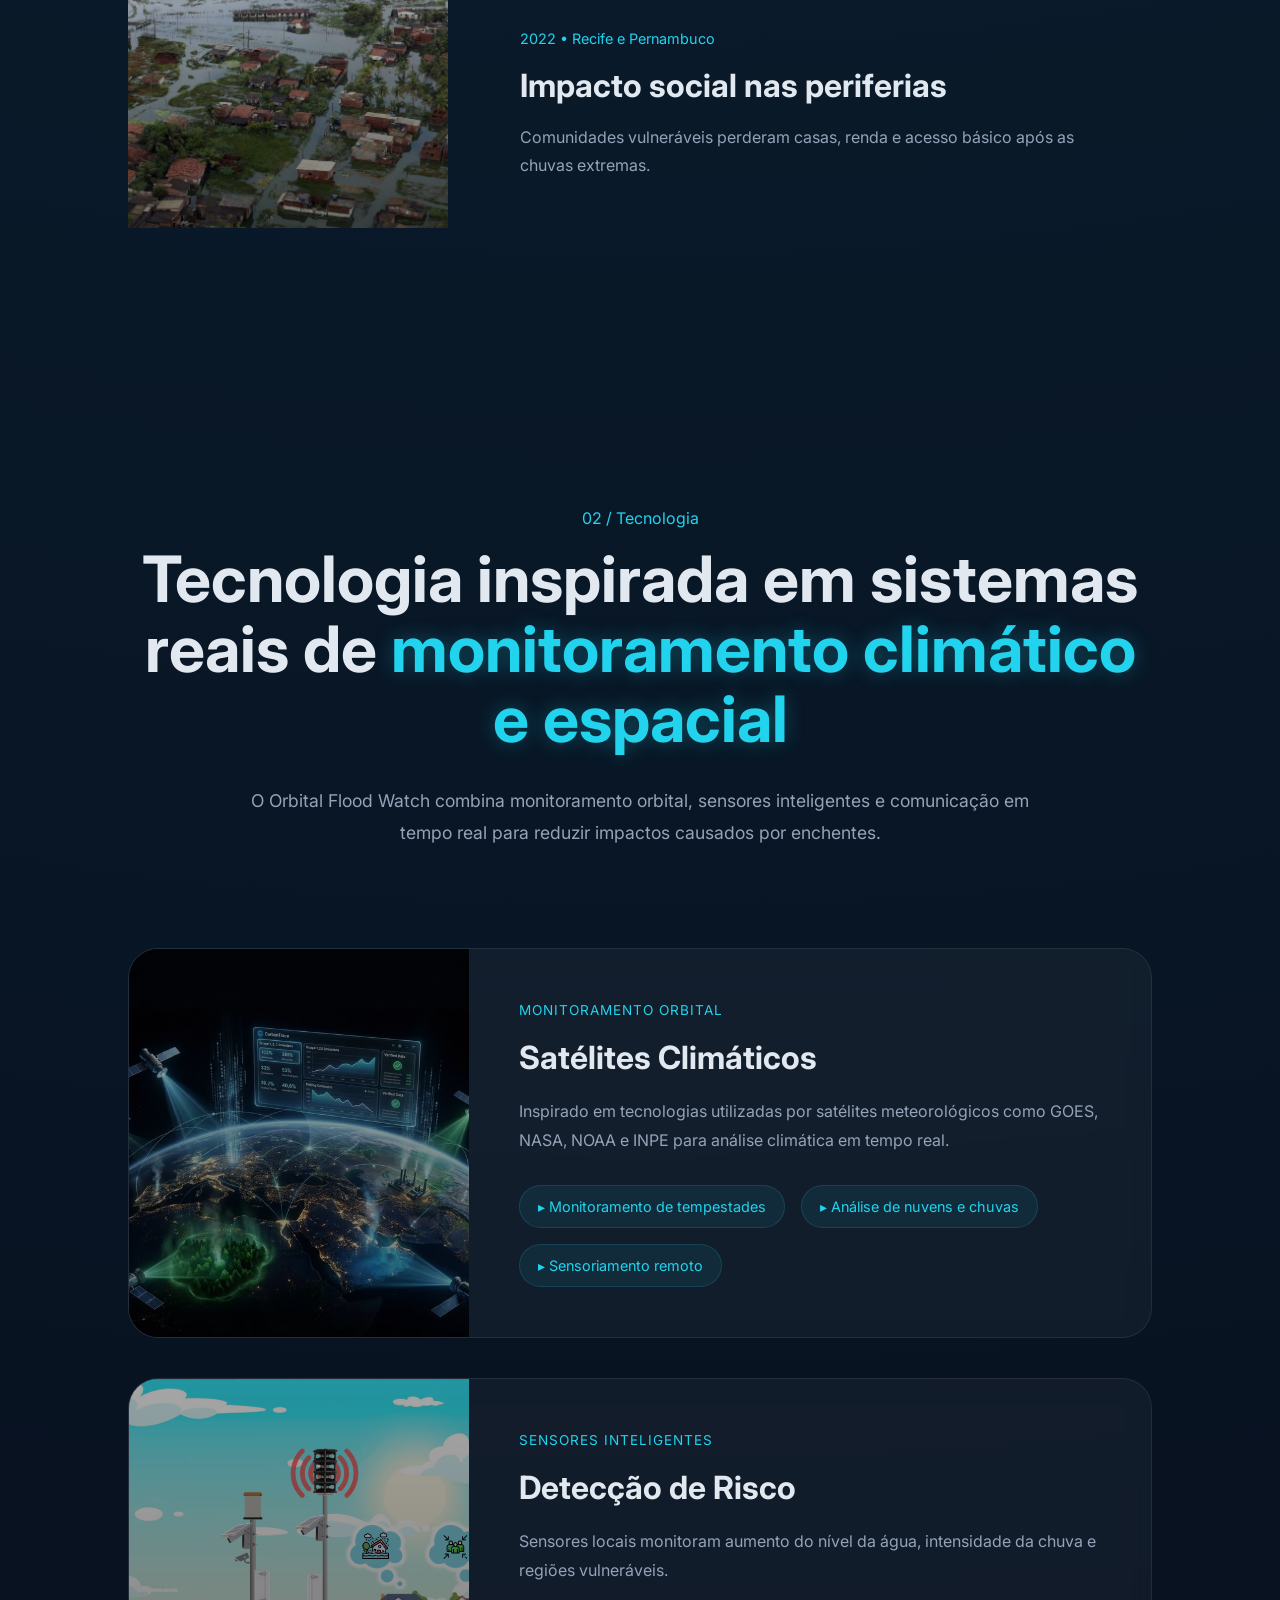
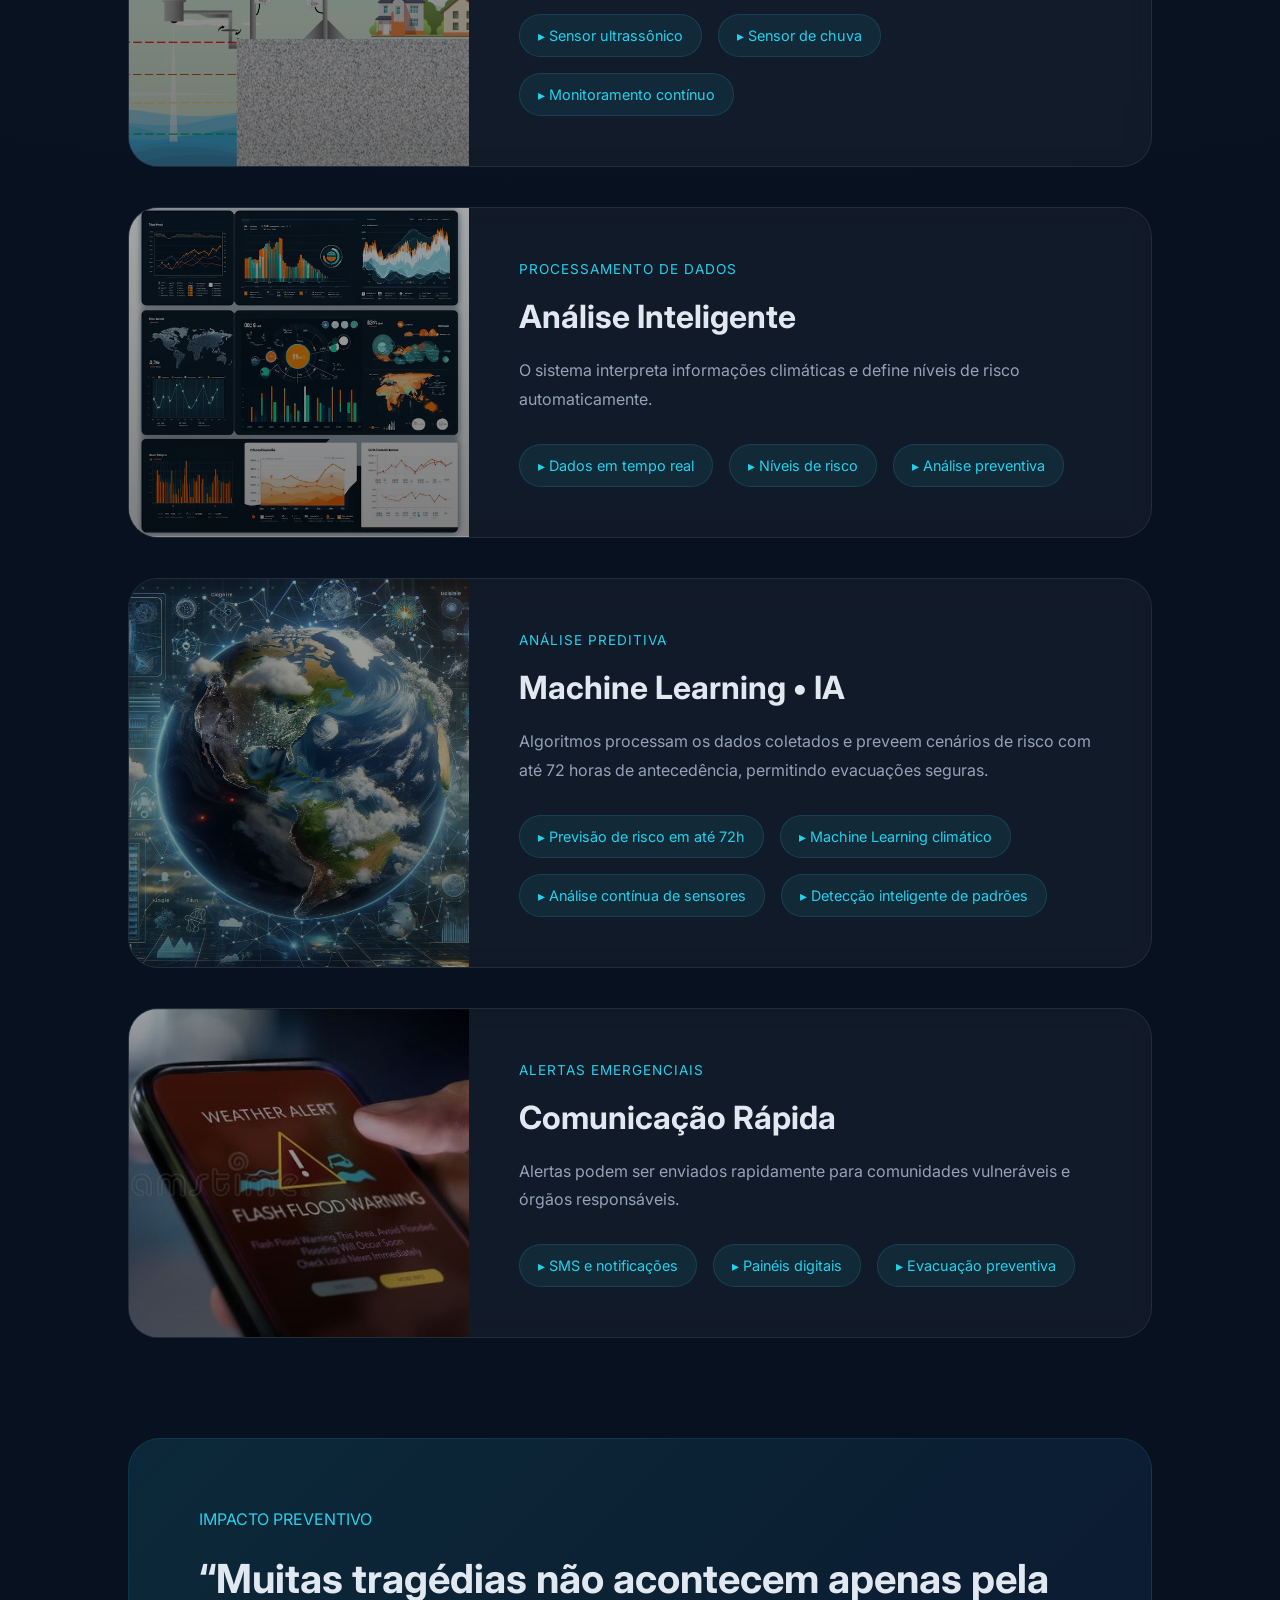
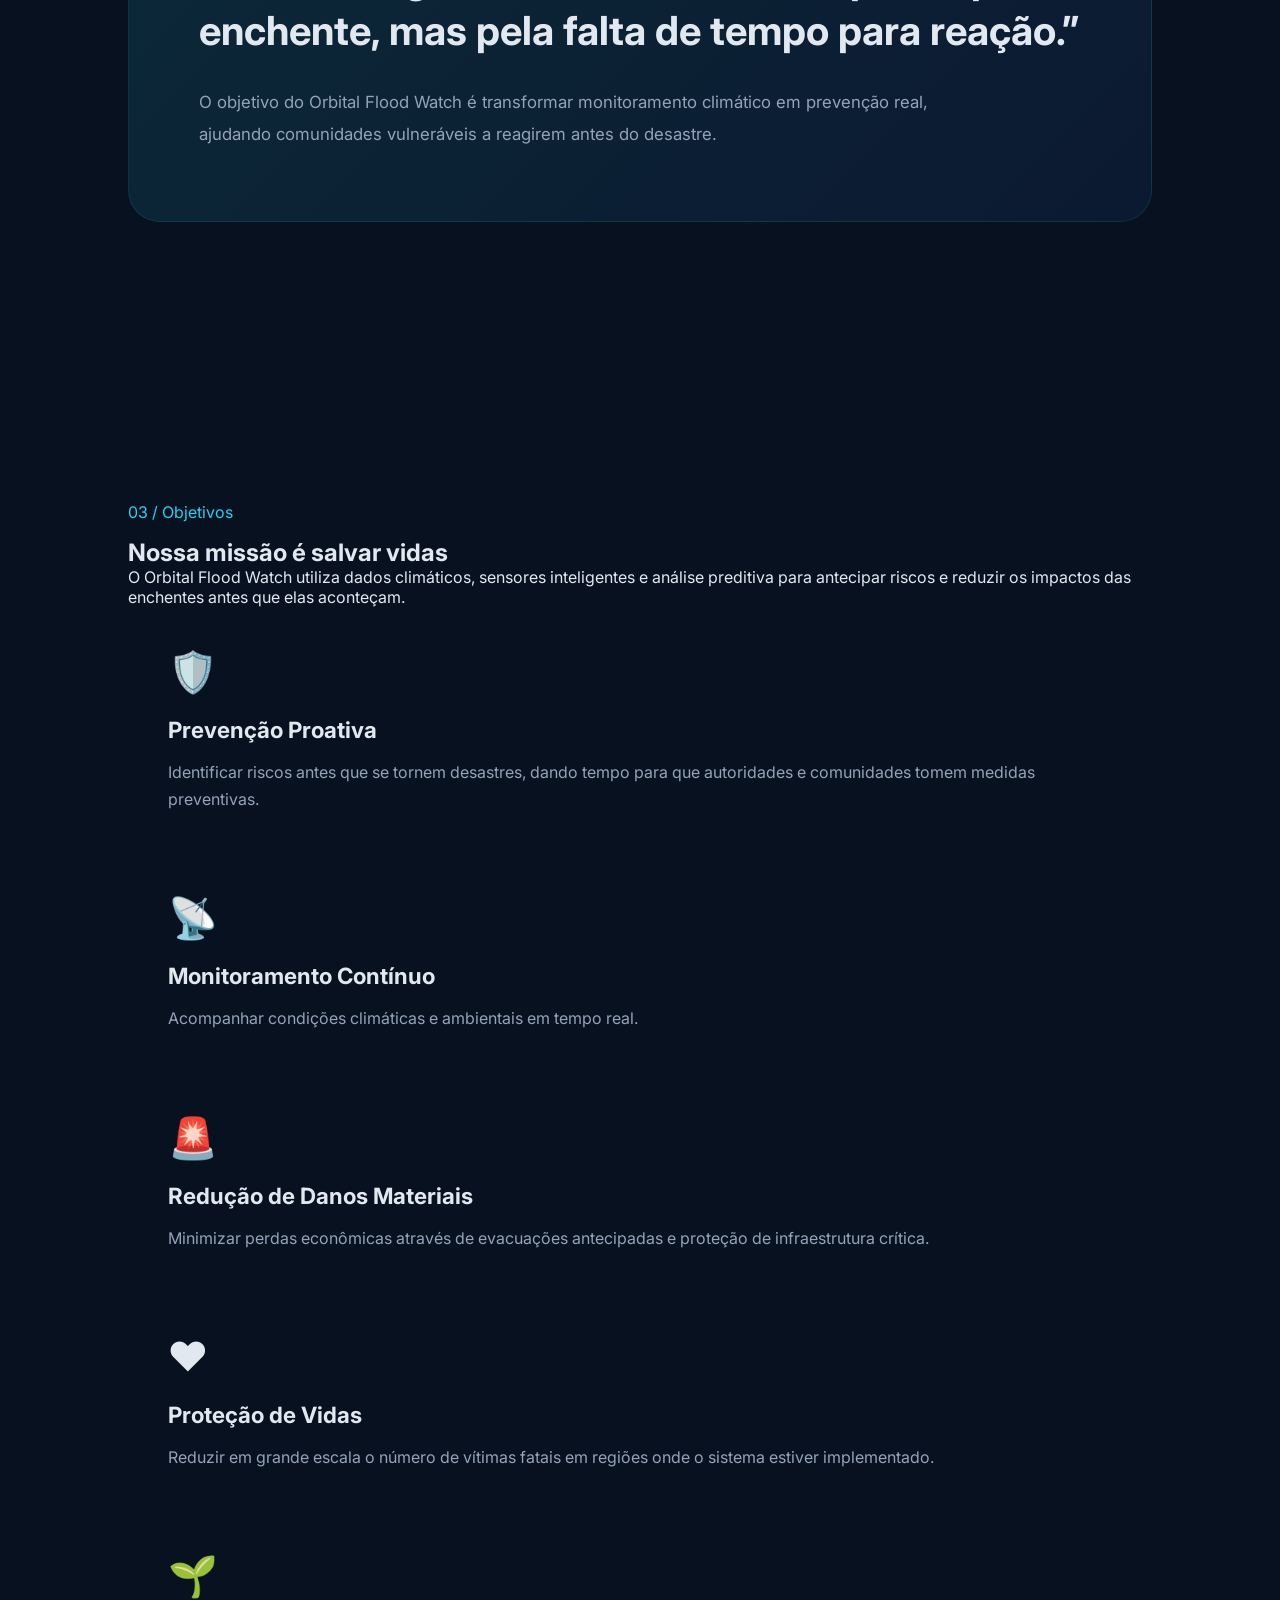
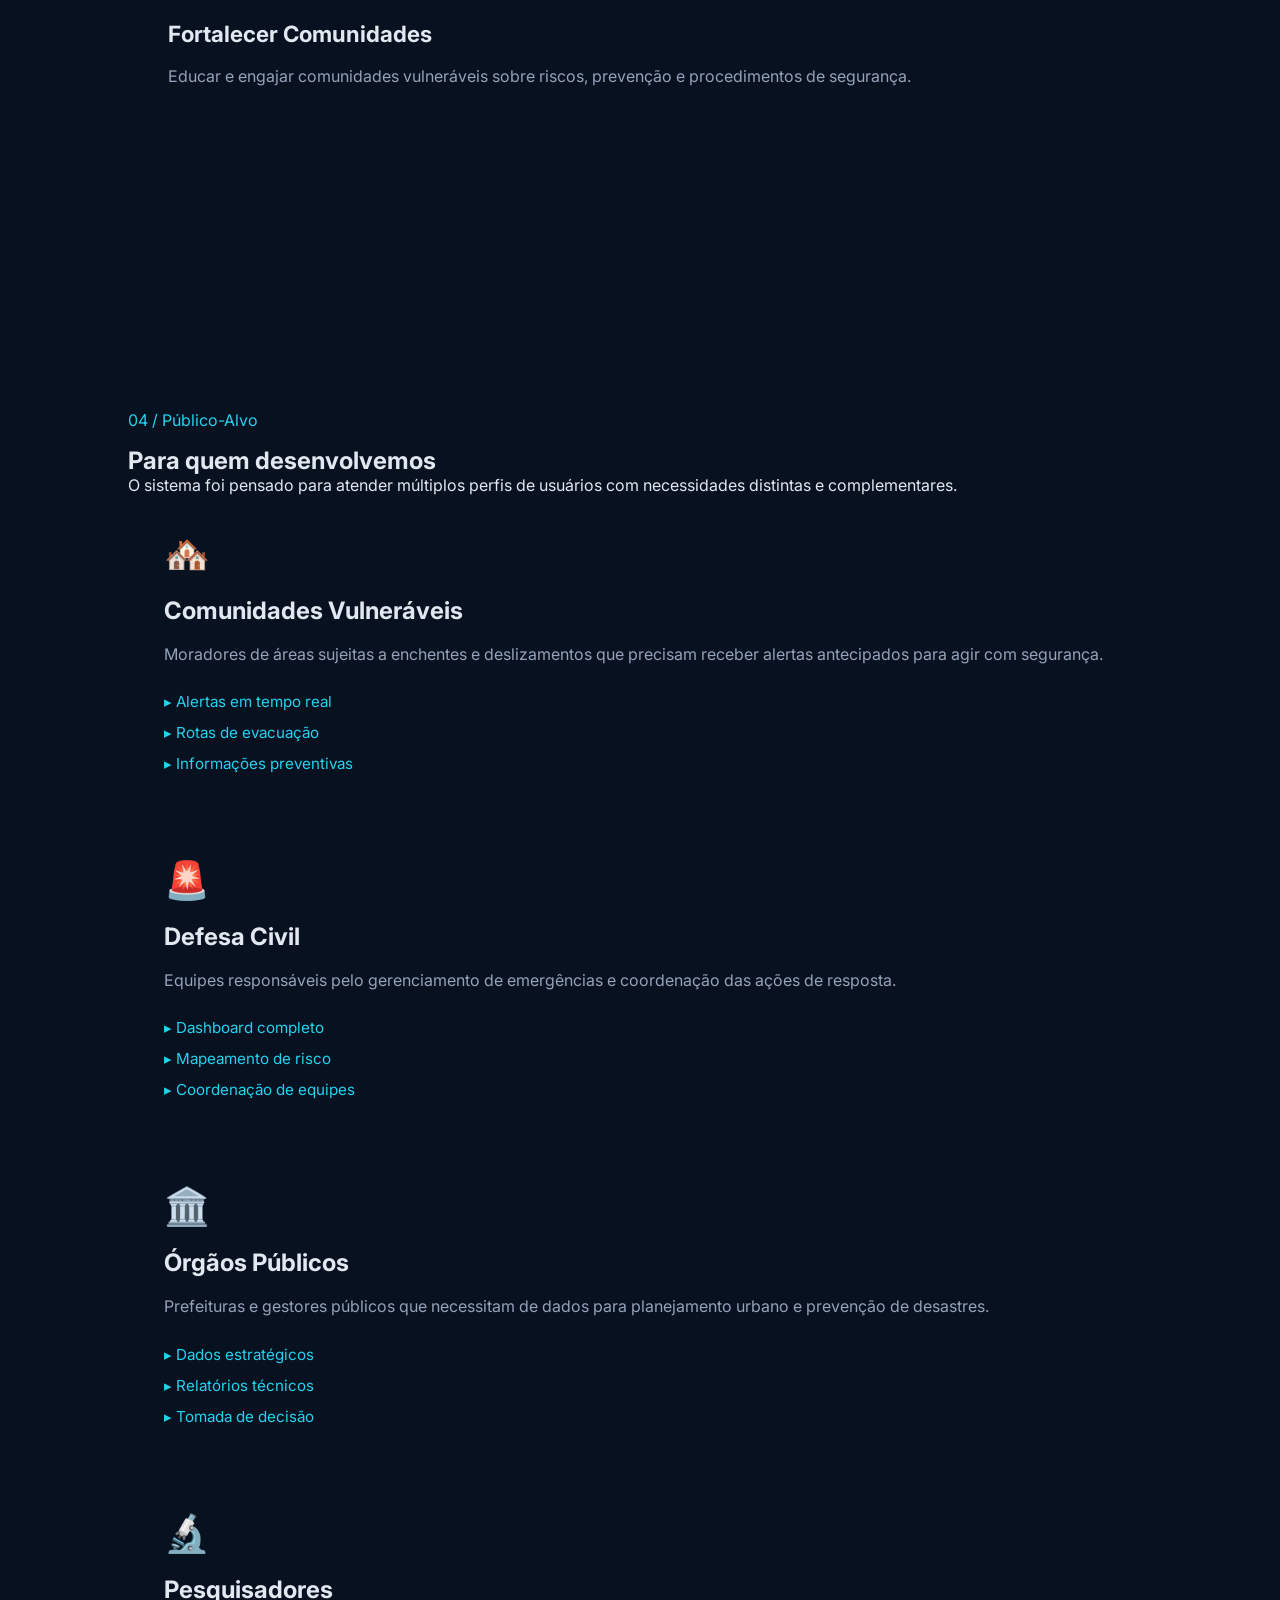
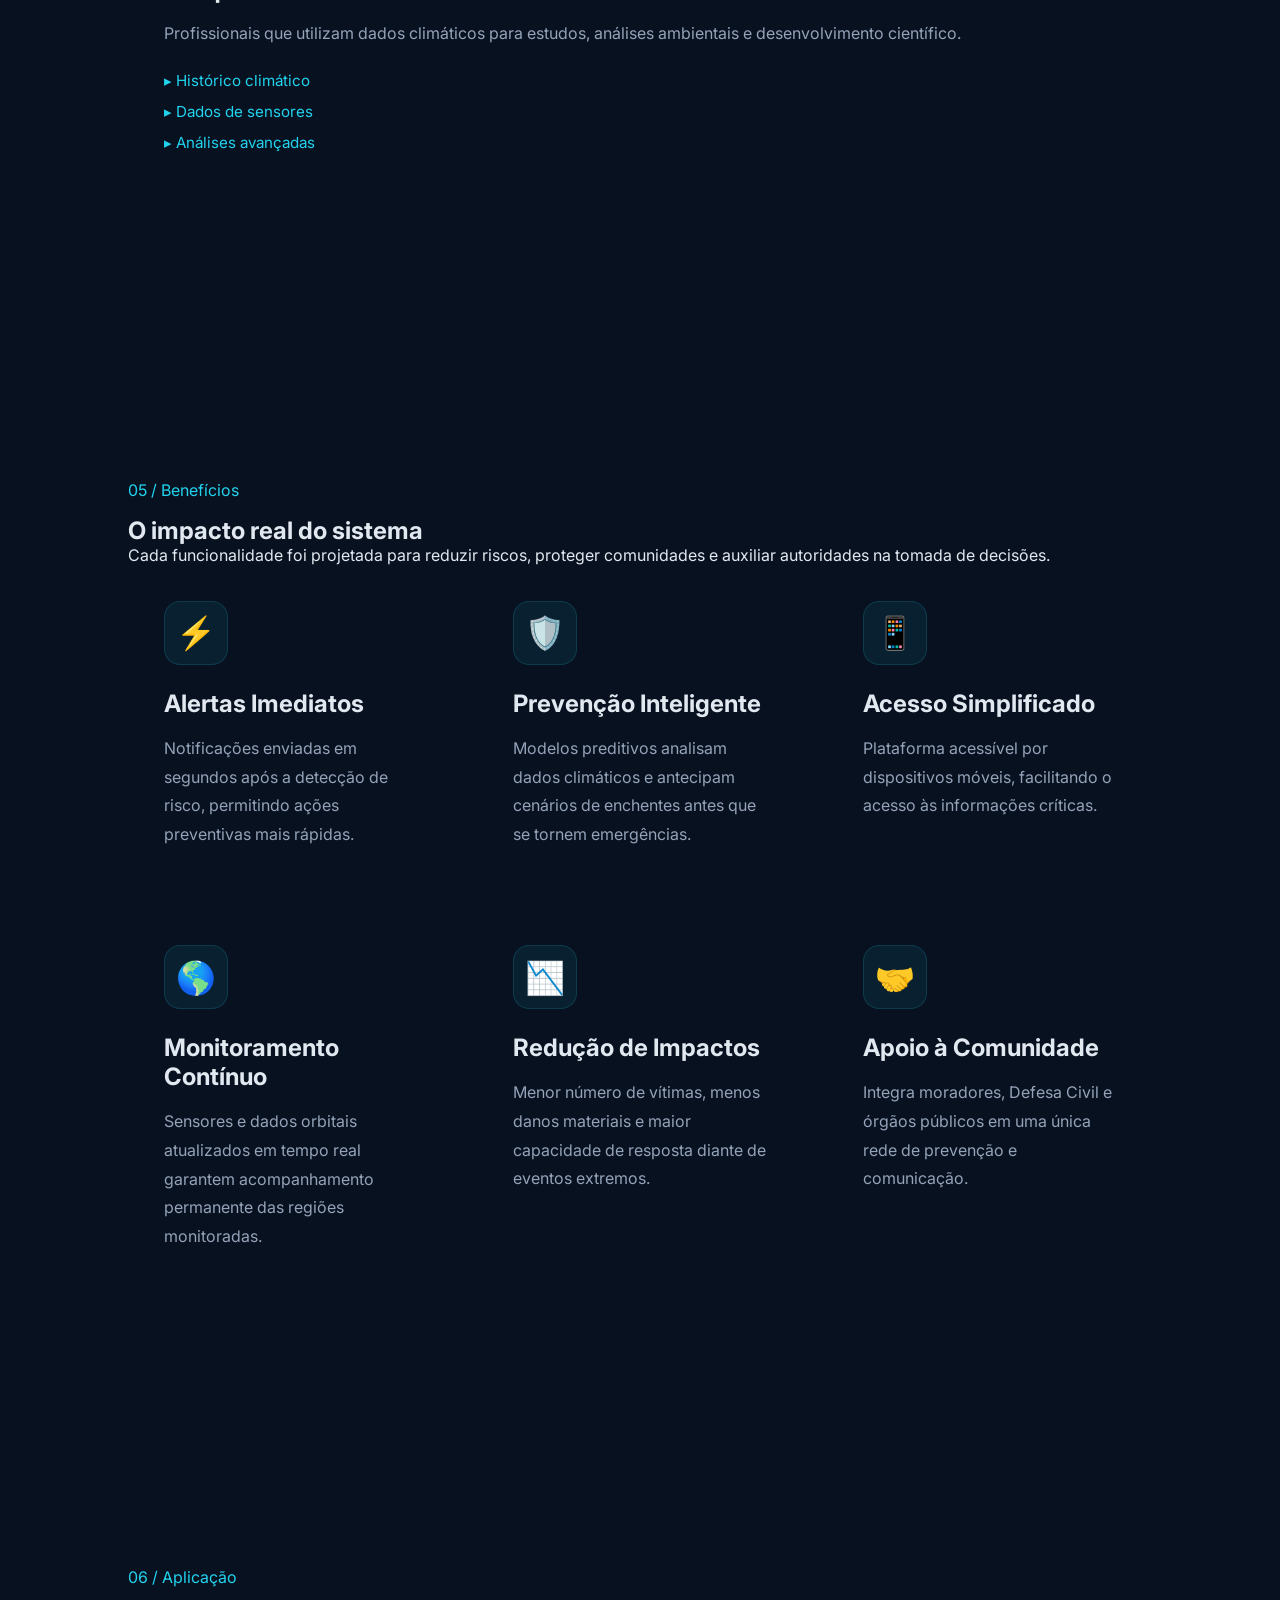
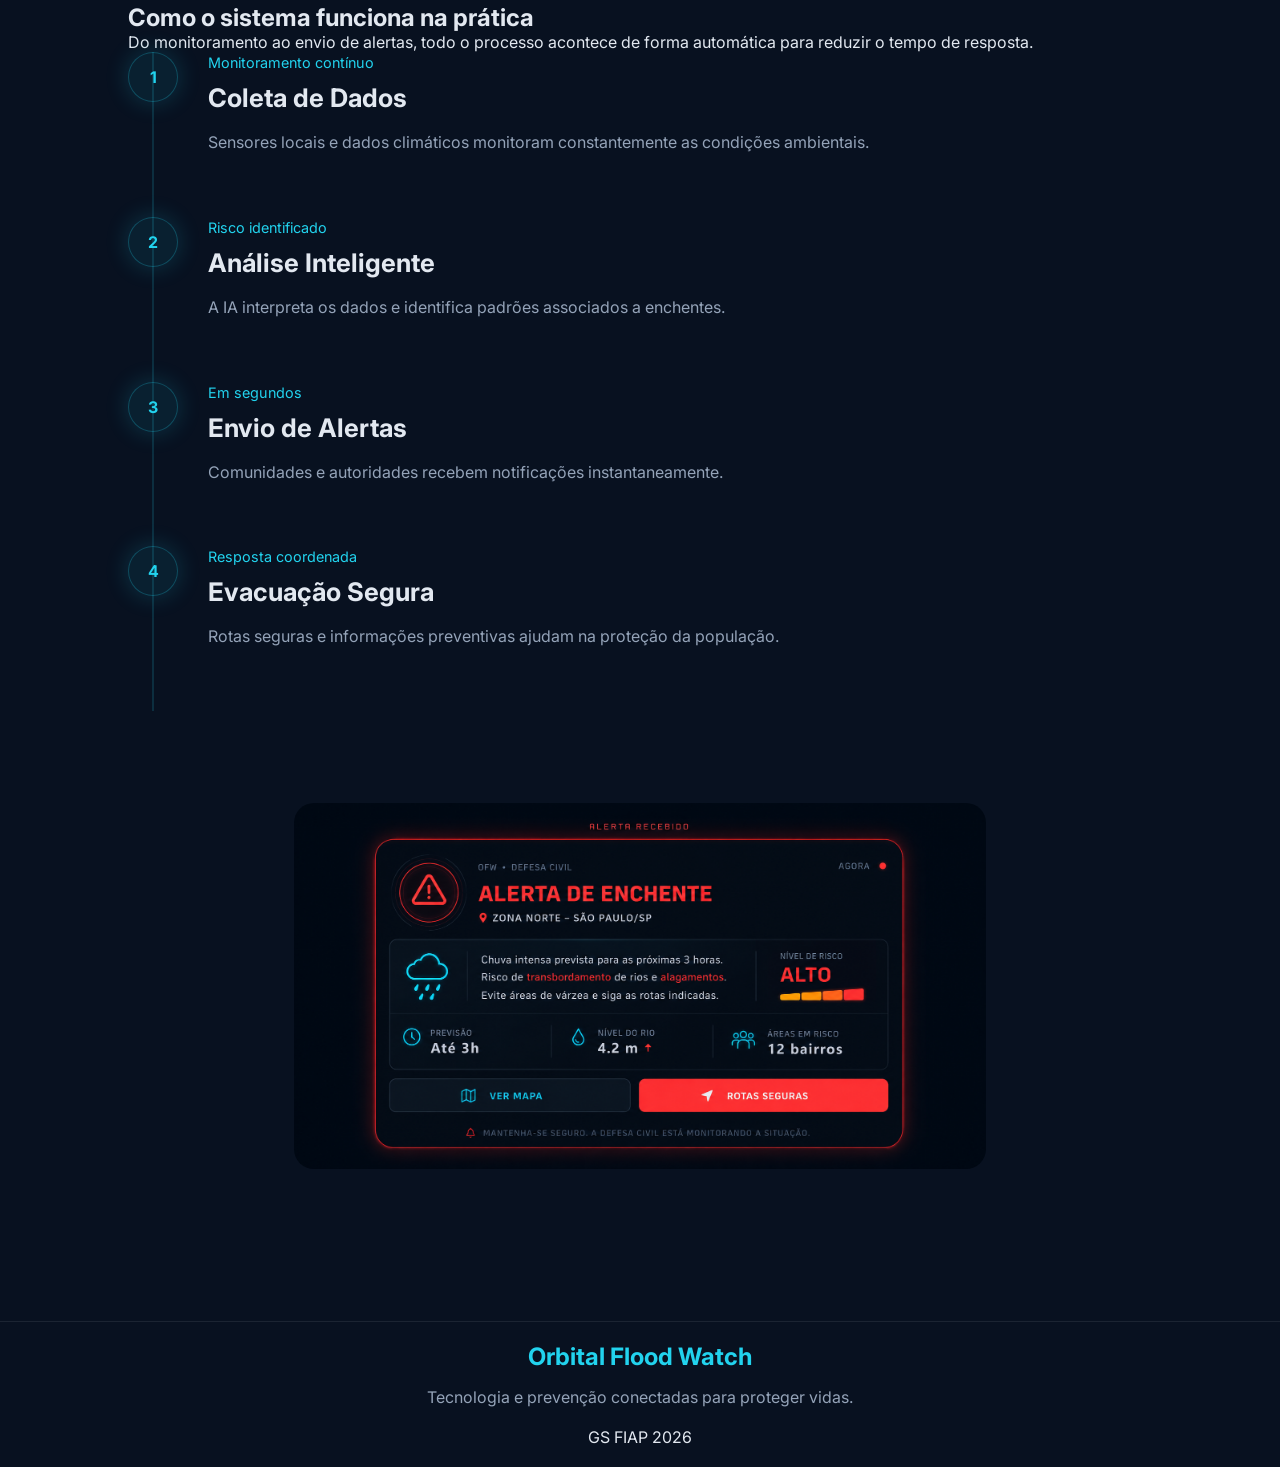
<file: teste.html>
<!-- =========================================================
ORBITAL FLOOD WATCH
Landing Page - Front-End Design GS
========================================================= -->

<!DOCTYPE html>
<html lang="pt-BR">

<head>

    <!-- Configurações básicas -->
    <meta charset="UTF-8">
    <meta name="viewport" content="width=device-width, initial-scale=1.0">

    <!-- Google Fonts -->
    <link rel="preconnect" href="https://fonts.googleapis.com">

    <link rel="preconnect" href="https://fonts.gstatic.com" crossorigin>

    <link href="https://fonts.googleapis.com/css2?family=Inter:wght@300;400;500;600;700&display=swap"
        rel="stylesheet">

    <!-- CSS -->
    <link rel="stylesheet" href="./assets/css/style.css">

    <title>Orbital Flood Watch</title>

</head>

<body>

    <!-- =========================================================
    HEADER
    ========================================================= -->

    <header>

        <!-- Logo -->
        <h1 class="logo">
            Orbital Flood Watch
        </h1>

        <!-- Navegação -->
        <nav>

            <a href="#hero">Início</a>

            <a href="#problema">Problema</a>

            <a href="#tecnologia">Tecnologia</a>

            <a href="#objetivos">Objetivos</a>

            <a href="#publico">Público</a>

            <a href="#beneficios">Benefícios</a>

            <a href="#aplicacao">Aplicação</a>

        </nav>

    </header>

    <!-- =========================================================
    CONTEÚDO PRINCIPAL
    ========================================================= -->

    <main>

        <!-- =========================================================
        HERO SECTION
        ========================================================= -->

        <section id="hero">

            <!-- Texto principal -->
            <div class="hero-content">

                <span class="tag">
                    Monitoramento Inteligente
                </span>

                <h1>
                    Tecnologia espacial aplicada à prevenção de enchentes
                </h1>

                <p>
                    Sistema preventivo inspirado em sensores climáticos,
                    satélites e monitoramento orbital em tempo real.
                </p>

                <!-- Botões -->
                <div class="hero-buttons">

                    <a href="#problema" class="btn-primary">
                        Explorar Projeto
                    </a>

                    <a href="#tecnologia" class="btn-secondary">
                        Ver Tecnologia
                    </a>

                </div>

            </div>

            <!-- Dashboard futurista -->
            <div class="hero-dashboard">

                <!-- Card principal -->
                <div class="dashboard-card large-card">

                    <div class="card-header">

                        <h3>Nível da Água</h3>

                        <span class="status danger">
                            Risco Moderado
                        </span>

                    </div>

                    <!-- Simulação do gráfico -->
                    <div class="graph">

                        <div class="graph-line"></div>

                    </div>

                    <!-- Dados -->
                    <div class="metrics">

                        <div class="metric">

                            <span class="metric-title">
                                Sensores ativos
                            </span>

                            <h2>143/150</h2>
                            <p>95,3% operacional</p>

                        </div>

                        <div class="metric">

                            <span class="metric-title">
                                Chuva prevista
                            </span>

                            <h2>87%</h2>

                        </div>

                    </div>

                </div>

                <!-- Cards menores -->
                <div class="dashboard-grid">

                    <!-- Card -->
                    <div class="dashboard-card small-card">

                        <h3>Satélite Orbital</h3>

                        <p class="signal">
                            Sinal estável
                        </p>

                        <div class="orbit-circle"></div>

                    </div>

                    <!-- Card -->
                    <div class="dashboard-card small-card">

                        <h3>Alerta Climático</h3>

                        <p>
                            Chuvas intensas previstas nas próximas horas.
                        </p>

                        <div class="alert-bar"></div>

                    </div>

                </div>

            </div>

        </section>

        <!-- =========================================================
        PROBLEMA
        ========================================================= -->

        <section id="problema" class="problem-section">


            <!-- Título -->
            <div class="problem-header">

                <span class="section-tag">
                    01 / Problema
                </span>

                <h2 class="problem-title">
                    O Brasil tem um
                    <span>problema crítico</span>
                    com enchentes
                </h2>

                <p>
                    Milhares de famílias são afetadas todos os anos por eventos extremos
                    que poderiam ter impactos reduzidos com monitoramento preventivo.
                </p>

            </div>

            <!-- Estatísticas -->
            <div class="stats-grid">

                <div class="stat-card">
                    <h3 class="stat-number red">+150 mil</h3>
                    <p>Desalojados por ano</p>
                </div>

                <div class="stat-card">
                    <h3 class="stat-number yellow">R$ 8 bi</h3>
                    <p>Prejuízos anuais</p>
                </div>

                <div class="stat-card">
                    <h3 class="stat-number blue">600+</h3>
                    <p>Municípios em risco</p>
                </div>

                <div class="stat-card">
                    <h3 class="stat-number green">72%</h3>
                    <p>Casos poderiam ter resposta antecipada</p>
                </div>

            </div>

            <!-- Cards principais -->
            <div class="problem-grid">

                <div class="problem-card">
                    <span class="icon">🌧️</span>

                    <h3>Chuvas Extremas</h3>

                    <p>
                        Eventos climáticos severos se tornam cada vez mais frequentes,
                        intensificando enchentes e deslizamentos em áreas urbanas.
                    </p>
                </div>

                <div class="problem-card danger-card">

                    <span class="alert-tag">
                        PONTO CRÍTICO
                    </span>

                    <span class="icon">⚠️</span>

                    <h3>Alertas Tardios</h3>

                    <p>
                        Muitas tragédias acontecem porque comunidades recebem avisos
                        tarde demais para evacuar com segurança.
                    </p>

                </div>

                <div class="problem-card">

                    <span class="icon">🏚️</span>

                    <h3>Comunidades Vulneráveis</h3>

                    <p>
                        Regiões periféricas e áreas de risco sofrem com infraestrutura
                        insuficiente e ausência de monitoramento contínuo.
                    </p>

                </div>

            </div>

            <!-- Tragédias recentes -->
            <div class="tragedy-section">

                <h3>Tragédias Recentes</h3>

                <div class="tragedy-grid">

                    <!-- Card -->
                    <div class="tragedy-card">

                        <div class="tragedy-image rs"></div>

                        <div class="tragedy-content">

                            <span>2024 • Rio Grande do Sul</span>

                            <h4>
                                A maior tragédia climática recente do Brasil
                            </h4>

                            <p>
                                Mais de 400 cidades afetadas, milhares de desalojados
                                e colapso urbano em diversas regiões.
                            </p>

                        </div>

                    </div>

                    <!-- Card -->
                    <div class="tragedy-card">

                        <div class="tragedy-image petropolis"></div>

                        <div class="tragedy-content">

                            <span>2022 • Petrópolis</span>

                            <h4>
                                Falta de tempo para reação
                            </h4>

                            <p>
                                Deslizamentos e enchentes causaram centenas de mortes
                                em poucas horas.
                            </p>

                        </div>

                    </div>

                    <!-- Card -->
                    <div class="tragedy-card">

                        <div class="tragedy-image recife"></div>

                        <div class="tragedy-content">

                            <span>2022 • Recife e Pernambuco</span>

                            <h4>
                                Impacto social nas periferias
                            </h4>

                            <p>
                                Comunidades vulneráveis perderam casas, renda e acesso
                                básico após as chuvas extremas.
                            </p>

                        </div>

                    </div>

                </div>

            </div>

        </section>

        <!-- =========================================================
        TECNOLOGIA
        ========================================================= -->

        <section id="tecnologia" class="technology-section">

            <!-- Header -->
            <div class="technology-header">

                <span class="section-tag">
                    02 / Tecnologia
                </span>

                <h2 class="technology-title">
                    Tecnologia inspirada em sistemas reais de
                    <span>monitoramento climático e espacial</span>
                </h2>

                <p>
                    O Orbital Flood Watch combina monitoramento orbital,
                    sensores inteligentes e comunicação em tempo real
                    para reduzir impactos causados por enchentes.
                </p>

            </div>

            <!-- Fluxo -->
            <div class="tech-flow">

                <!-- CARD 1 -->
                <div class="tech-advanced-card">

                    <div class="tech-image orbital"></div>

                    <div class="tech-content">

                        <span class="tech-label">
                            MONITORAMENTO ORBITAL
                        </span>

                        <h3>Satélites Climáticos</h3>

                        <p>
                            Inspirado em tecnologias utilizadas por
                            satélites meteorológicos como GOES, NASA,
                            NOAA e INPE para análise climática em tempo real.
                        </p>

                        <ul>
                            <li>▸ Monitoramento de tempestades</li>
                            <li>▸ Análise de nuvens e chuvas</li>
                            <li>▸ Sensoriamento remoto</li>
                        </ul>

                    </div>

                </div>

                <!-- CARD 2 -->
                <div class="tech-advanced-card">

                    <div class="tech-image sensors"></div>

                    <div class="tech-content">

                        <span class="tech-label">
                            SENSORES INTELIGENTES
                        </span>

                        <h3>Detecção de Risco</h3>

                        <p>
                            Sensores locais monitoram aumento do nível da água,
                            intensidade da chuva e regiões vulneráveis.
                        </p>

                        <ul>
                            <li>▸ Sensor ultrassônico</li>
                            <li>▸ Sensor de chuva</li>
                            <li>▸ Monitoramento contínuo</li>
                        </ul>

                    </div>

                </div>

                <!-- CARD 3 -->
                <div class="tech-advanced-card">

                    <div class="tech-image processing"></div>

                    <div class="tech-content">

                        <span class="tech-label">
                            PROCESSAMENTO DE DADOS
                        </span>

                        <h3>Análise Inteligente</h3>

                        <p>
                            O sistema interpreta informações climáticas
                            e define níveis de risco automaticamente.
                        </p>

                        <ul>
                            <li>▸ Dados em tempo real</li>
                            <li>▸ Níveis de risco</li>
                            <li>▸ Análise preventiva</li>
                        </ul>

                    </div>

                </div>

                <!-- CARD 4 -->
                <div class="tech-advanced-card">

                    <div class="tech-image algoritmo"></div>

                    <div class="tech-content">

                        <span class="tech-label">
                            ANÁLISE PREDITIVA
                        </span>

                        <h3>Machine Learning • IA</h3>

                        <p>
                            Algoritmos processam os dados coletados e preveem cenários de risco com até 72 horas de antecedência, permitindo evacuações seguras.
                        </p>

                        <ul>
                            <li>▸ Previsão de risco em até 72h</li>
                            <li>▸ Machine Learning climático</li>
                            <li>▸ Análise contínua de sensores</li>
                            <li>▸ Detecção inteligente de padrões</li>
                        </ul>

                    </div>

                </div>

                <!-- CARD 5 -->
                <div class="tech-advanced-card">

                    <div class="tech-image alerts"></div>

                    <div class="tech-content">

                        <span class="tech-label">
                            ALERTAS EMERGENCIAIS
                        </span>

                        <h3>Comunicação Rápida</h3>

                        <p>
                            Alertas podem ser enviados rapidamente para
                            comunidades vulneráveis e órgãos responsáveis.
                        </p>

                        <ul>
                            <li>▸ SMS e notificações</li>
                            <li>▸ Painéis digitais</li>
                            <li>▸ Evacuação preventiva</li>
                        </ul>

                    </div>

                </div>

            </div>

            <!-- Painel final -->
            <div class="technology-highlight">

                <div class="highlight-content">

                    <span class="highlight-tag">
                        IMPACTO PREVENTIVO
                    </span>

                    <h3>
                        “Muitas tragédias não acontecem apenas pela enchente,
                        mas pela falta de tempo para reação.”
                    </h3>

                    <p>
                        O objetivo do Orbital Flood Watch é transformar
                        monitoramento climático em prevenção real,
                        ajudando comunidades vulneráveis a reagirem antes do desastre.
                    </p>

                </div>

            </div>

        </section>

        <!-- =========================================================
        OBJETIVOS
        ========================================================= -->

        <section id="objetivos" class="mission-section">
            <div class="mission-header">
                <span class="section-tag">
                    03 / Objetivos
                </span>

                <h2>
                    Nossa missão é salvar vidas
                </h2>

                <p>
                    O Orbital Flood Watch utiliza dados climáticos, sensores inteligentes
                    e análise preditiva para antecipar riscos e reduzir os impactos das
                    enchentes antes que elas aconteçam.
                </p>

            </div>

            <div class="mission-grid">
                <div class="mission-card">
                    <span>🛡️</span>
                    <h3>Prevenção Proativa</h3>
                    <p>
                        Identificar riscos antes que se tornem desastres, dando tempo para que autoridades e comunidades tomem medidas preventivas.
                    </p>
                </div>

                <div class="mission-card">
                    <span>📡</span>
                    <h3>Monitoramento Contínuo</h3>
                    <p>
                        Acompanhar condições climáticas e ambientais em tempo real.
                    </p>
                </div>

                <div class="mission-card">
                    <span>🚨</span>
                    <h3>Redução de Danos Materiais</h3>
                    <p>
                        Minimizar perdas econômicas através de evacuações antecipadas e proteção de infraestrutura crítica.
                    </p>
                </div>

                <div class="mission-card">
                    <span>❤️</span>
                    <h3>Proteção de Vidas</h3>
                    <p>
                        Reduzir em grande escala o número de vítimas fatais em regiões onde o sistema estiver implementado.
                    </p>
                </div>

                <div class="mission-card">
                    <span>🌱</span>
                    <h3>Fortalecer Comunidades</h3>
                    <p>
                        Educar e engajar comunidades vulneráveis sobre riscos, prevenção e procedimentos de segurança.
                    </p>
                </div>

            </div>

        </section>

        <!-- =========================================================
        PÚBLICO
        ========================================================= -->

        <section id="publico" class="public-section">

            <div class="public-header">

                <span class="section-tag">
                    04 / Público-Alvo
                </span>

                <h2>
                    Para quem desenvolvemos
                </h2>

                <p>
                    O sistema foi pensado para atender múltiplos perfis de usuários com necessidades distintas e complementares.
                </p>

            </div>

            <div class="public-grid">

                <div class="public-card">

                    <span class="public-icon">🏘️</span>

                    <h3>Comunidades Vulneráveis</h3>

                    <p>
                        Moradores de áreas sujeitas a enchentes e deslizamentos que
                        precisam receber alertas antecipados para agir com segurança.
                    </p>

                    <ul>
                        <li>▸ Alertas em tempo real</li>
                        <li>▸ Rotas de evacuação</li>
                        <li>▸ Informações preventivas</li>
                    </ul>

                </div>

                <div class="public-card">

                    <span class="public-icon">🚨</span>

                    <h3>Defesa Civil</h3>

                    <p>
                        Equipes responsáveis pelo gerenciamento de emergências e
                        coordenação das ações de resposta.
                    </p>

                    <ul>
                        <li>▸ Dashboard completo</li>
                        <li>▸ Mapeamento de risco</li>
                        <li>▸ Coordenação de equipes</li>
                    </ul>

                </div>

                <div class="public-card">

                    <span class="public-icon">🏛️</span>

                    <h3>Órgãos Públicos</h3>

                    <p>
                        Prefeituras e gestores públicos que necessitam de dados para
                        planejamento urbano e prevenção de desastres.
                    </p>

                    <ul>
                        <li>▸ Dados estratégicos</li>
                        <li>▸ Relatórios técnicos</li>
                        <li>▸ Tomada de decisão</li>
                    </ul>

                </div>

                <div class="public-card">

                    <span class="public-icon">🔬</span>

                    <h3>Pesquisadores</h3>

                    <p>
                        Profissionais que utilizam dados climáticos para estudos,
                        análises ambientais e desenvolvimento científico.
                    </p>

                    <ul>
                        <li>▸ Histórico climático</li>
                        <li>▸ Dados de sensores</li>
                        <li>▸ Análises avançadas</li>
                    </ul>

                </div>

            </div>

        </section>

        <!-- =========================================================
        BENEFÍCIOS
        ========================================================= -->

        <section id="beneficios" class="benefits-section">

            <div class="benefits-header">

                <span class="section-tag">
                    05 / Benefícios
                </span>

                <h2>
                    O impacto real do sistema
                </h2>

                <p>
                    Cada funcionalidade foi projetada para reduzir riscos,
                    proteger comunidades e auxiliar autoridades na tomada de decisões.
                </p>

            </div>

            <div class="benefits-grid">

                <div class="benefit-card">

                    <span class="benefit-icon">⚡</span>

                    <h3>Alertas Imediatos</h3>

                    <p>
                        Notificações enviadas em segundos após a detecção de risco,
                        permitindo ações preventivas mais rápidas.
                    </p>

                </div>

                <div class="benefit-card">

                    <span class="benefit-icon">🛡️</span>

                    <h3>Prevenção Inteligente</h3>

                    <p>
                        Modelos preditivos analisam dados climáticos e antecipam
                        cenários de enchentes antes que se tornem emergências.
                    </p>

                </div>

                <div class="benefit-card">

                    <span class="benefit-icon">📱</span>

                    <h3>Acesso Simplificado</h3>

                    <p>
                        Plataforma acessível por dispositivos móveis,
                        facilitando o acesso às informações críticas.
                    </p>

                </div>

                <div class="benefit-card">

                    <span class="benefit-icon">🌎</span>

                    <h3>Monitoramento Contínuo</h3>

                    <p>
                        Sensores e dados orbitais atualizados em tempo real
                        garantem acompanhamento permanente das regiões monitoradas.
                    </p>

                </div>

                <div class="benefit-card">

                    <span class="benefit-icon">📉</span>

                    <h3>Redução de Impactos</h3>

                    <p>
                        Menor número de vítimas, menos danos materiais e maior
                        capacidade de resposta diante de eventos extremos.
                    </p>

                </div>

                <div class="benefit-card">

                    <span class="benefit-icon">🤝</span>

                    <h3>Apoio à Comunidade</h3>

                    <p>
                        Integra moradores, Defesa Civil e órgãos públicos em uma
                        única rede de prevenção e comunicação.
                    </p>

                </div>

            </div>

        </section>

        <!-- =========================================================
        APLICAÇÃO
        ========================================================= -->

        <section id="aplicacao" class="application-section">

            <div class="application-header">

                <span class="section-tag">
                    06 / Aplicação
                </span>

                <h2>
                    Como o sistema funciona na prática
                </h2>

                <p>
                    Do monitoramento ao envio de alertas, todo o processo acontece
                    de forma automática para reduzir o tempo de resposta.
                </p>

            </div>

            <div class="application-wrapper">

                <!-- Timeline -->
                <div class="application-timeline">

                    <div class="timeline-item">
                        <div class="timeline-number">1</div>

                        <div class="timeline-content">
                            <span>Monitoramento contínuo</span>
                            <h3>Coleta de Dados</h3>

                            <p>
                                Sensores locais e dados climáticos monitoram
                                constantemente as condições ambientais.
                            </p>
                        </div>
                    </div>

                    <div class="timeline-item">
                        <div class="timeline-number">2</div>

                        <div class="timeline-content">
                            <span>Risco identificado</span>
                            <h3>Análise Inteligente</h3>

                            <p>
                                A IA interpreta os dados e identifica padrões
                                associados a enchentes.
                            </p>
                        </div>
                    </div>

                    <div class="timeline-item">
                        <div class="timeline-number">3</div>

                        <div class="timeline-content">
                            <span>Em segundos</span>
                            <h3>Envio de Alertas</h3>

                            <p>
                                Comunidades e autoridades recebem notificações
                                instantaneamente.
                            </p>
                        </div>
                    </div>

                    <div class="timeline-item">
                        <div class="timeline-number">4</div>

                        <div class="timeline-content">
                            <span>Resposta coordenada</span>
                            <h3>Evacuação Segura</h3>

                            <p>
                                Rotas seguras e informações preventivas ajudam
                                na proteção da população.
                            </p>
                        </div>
                    </div>

                </div>

                <!-- Card Alerta -->
                <div class="alert-card-image">
                    <img src="./assets/images/alerta-ofw.jpg"
                        alt="Exemplo de alerta OFW">
                </div>

            </div>

        </section>

    </main>

    <!-- =========================================================
    FOOTER
    ========================================================= -->

    <footer>

        <h2>
            Orbital Flood Watch
        </h2>

        <p>
            Tecnologia e prevenção conectadas para proteger vidas.
        </p>

        <span>
            GS FIAP 2026
        </span>

    </footer>

</body>

</html>
</file>
<file: assets/css/style.css>
/* =========================================================
   RESET
   Remove estilos automáticos do navegador
========================================================= */

* {
    margin: 0;
    padding: 0;
    box-sizing: border-box;
}

/* =========================================================
   VARIÁVEIS GLOBAIS
========================================================= */

:root {
    --bg-primary:    #081120;
    --bg-secondary:  #0B1728;
    --card-bg:       rgba(255,255,255,0.05);

    --cyan:    #22D3EE;
    --blue:    #3B82F6;
    --green:   #10B981;
    --danger:  #EF4444;

    --text-primary:   #E2E8F0;
    --text-secondary: #94A3B8;

    --border:        rgba(255,255,255,0.1);
    --border-subtle: rgba(255,255,255,0.08);
    --border-cyan:   rgba(34,211,238,0.25);

    --radius-sm:  12px;
    --radius-md:  24px;
    --radius-lg:  28px;
    --radius-xl:  30px;
    --radius-full: 999px;

    --section-padding: 140px 10%;
}

/* =========================================================
SCROLL SUAVE
========================================================= */
html { 
    scroll-behavior: smooth; 
}

/* =========================================================
   BODY
========================================================= */
body {
    font-family: 'Inter', sans-serif;
    background:
        radial-gradient(circle at top,
        rgba(34,211,238,0.12), 
        transparent 40%
        ),
        var(--bg-primary);
    color: var(--text-primary);
    overflow-x: hidden;
}

/* =========================================================
   COMPONENTES GLOBAIS — CARDs com design de vidro
========================================================= */

.glass-card {
    background: rgba(255,255,255,0.04);
    border: 1px solid var(--border-subtle);
    border-radius: var(--radius-lg);
    backdrop-filter: blur(10px);
    transition: 0.3s;
}

.glass-card:hover {
    transform: translateY(-8px);
    border-color: var(--border-cyan);
    box-shadow: 0 0 35px rgba(34,211,238,0.08);
}

/* =========================================================
   COMPONENTES GLOBAIS — SECTION tags
========================================================= */

.section-tag {
    display: inline-block;
    color: var(--cyan);
    margin-bottom: 16px;
}

.tag {
    display: inline-block;
    padding: 10px 18px;
    border-radius: var(--radius-full);
    background: rgba(34,211,238,0.1);
    border: 1px solid rgba(34,211,238,0.2);
    color: var(--cyan);
    margin-bottom: 24px;
}

/* =========================================================
   COMPONENTES GLOBAIS — SECTION headers
========================================================= */

.section-header {
    text-align: center;
    max-width: 900px;
    margin: 0 auto 80px;
}

.section-header h2 {
    font-size: 3.5rem;
    line-height: 1.2;
    margin: 20px 0 30px;
}

.section-header p {
    color: var(--text-secondary);
    line-height: 1.8;
    font-size: 1.05rem;
}

/* =========================================================
   COMPONENTES GLOBAIS — GRIDs
========================================================= */

.grid-4 {
    display: grid;
    grid-template-columns: repeat(auto-fit, minmax(260px, 1fr));
    gap: 24px;
}

.grid-3 {
    display: grid;
    grid-template-columns: repeat(auto-fit, minmax(300px, 1fr));
    gap: 24px;
}

.grid-2-col {
    display: grid;
    grid-template-columns: 320px 1fr;
    gap: 32px;
}

/* =========================================================
   COMPONENTES GLOBAIS — STAT NUMBERs
========================================================= */

.stat-number {
    font-size: 3rem;
    font-weight: 800;
    margin-bottom: 12px;
    transition: 0.3s;
}

/* Adição interessante de leve aumento para destaque nos valores numéricos - Um estilo de dashboard tecnológico premium */
.glass-card:hover .stat-number { 
    transform: scale(1.05); 
}

.red    { 
    color: #ff4d4d; 
    text-shadow: 
    0 0 18px rgba(255,77,77,0.35); 
}
.yellow {
    color: #facc15; 
    text-shadow: 
    0 0 18px rgba(250,204,21,0.35); 
}
.blue   { 
    color: #22d3ee; 
    text-shadow: 
    0 0 18px rgba(34,211,238,0.35); 
}
.green  { 
    color: #10b981; 
    text-shadow: 
    0 0 18px rgba(16,185,129,0.35); 
}

/* =========================================================
   BUTTONS
========================================================= */

.btn-primary,
.btn-secondary {
    padding: 16px 28px;
    border-radius: var(--radius-sm);
    text-decoration: none;
    font-weight: 600;
    transition: 0.3s;
}

.btn-primary {
    background: linear-gradient(90deg, var(--cyan), var(--blue));
    color: var(--bg-primary);
}

.btn-primary:hover {
    transform: translateY(-4px);
    box-shadow: 0 0 30px rgba(77,203,223,0.35);
}

.btn-secondary {
    border: 1px solid var(--border);
    color: var(--cyan);
}

.btn-secondary:hover {
    transform: translateY(-4px);
    box-shadow: 0 0 30px rgba(34,211,238,0.35);
}

/* =========================================================
   HEADER
========================================================= */

header {
    display: flex;
    justify-content: space-between;
    align-items: center;
    padding: 24px 10%;
    position: sticky;
    top: 0;
    z-index: 999;
    backdrop-filter: blur(12px);
    background: rgba(8,17,32,0.7);
    border-bottom: 1px solid var(--border);
}

/* Logo */
.logo { color: var(--cyan); font-size: 1.3rem; }

/* Navegação */
nav { display: flex; gap: 24px; }

nav a { color: var(--text-secondary); text-decoration: none; transition: 0.3s; }
nav a:hover { color: var(--cyan); }

/* =========================================================
   HERO
========================================================= */

#hero {
    min-height: 100vh;
    display: flex;
    justify-content: space-between;
    align-items: center;
    gap: 60px;
    padding: 120px 10%;
}

/* Conteúdo */
.hero-content { flex: 1; }

/* Título */
.hero-content h1 {
    font-size: 4rem;
    line-height: 1.1;
    margin-bottom: 24px;
}

/* Texto */
.hero-content p {
    max-width: 550px;
    line-height: 1.8;
    color: var(--text-secondary);
    margin-bottom: 40px;
}

.hero-buttons { display: flex; gap: 20px; }

/* Dashboard */

.hero-dashboard { flex: 1; }

/* Card padrão */
.dashboard-card {
    background: rgba(255,255,255,0.05);
    border: 1px solid rgba(255,255,255,0.08);
    backdrop-filter: blur(12px);
    border-radius: var(--radius-md);
    padding: 30px;
    transition: 0.3s;
}

.dashboard-card:hover {
    transform: translateY(-6px);
    border-color: rgba(34,211,238,0.3);
}

.large-card { margin-bottom: 20px; }

/* Cabeçalho do card */
.card-header {
    display: flex;
    justify-content: space-between;
    align-items: center;
}

/* Status */
.status {
    padding: 10px 16px;
    border-radius: var(--radius-full);
    font-size: 0.9rem;
}

/* Design de Risco */
.danger {
    background: rgba(239,68,68,0.15);
    color: #ff7d7d;
}

/* Design pro gráfico */

.graph {
    width: 100%;
    height: 180px;
    margin: 30px 0;
    border-radius: 16px;
    position: relative;
    overflow: hidden;
    background: linear-gradient(180deg, rgba(34,211,238,0.25), transparent);
}

/* Linha fake */
.graph-line {
    position: absolute;
    width: 100%;
    height: 100%;
    background: linear-gradient(transparent 60%, rgba(34,211,238,0.4));
}

/* MÉTRICAS */

.metrics { display: flex; justify-content: space-between; }
.metric-title { color: var(--text-secondary); }

/* Dashboard grid */

.dashboard-grid { display: flex; gap: 20px; }

/* Órbita fake */

.signal { color: var(--green); margin: 20px 0; }

.orbit-circle {
    width: 140px;
    height: 140px;
    border-radius: 50%;
    border: 2px solid rgba(34,211,238,0.3);
    margin: 0 auto;
    position: relative;
}

/* Satélite fake */
.orbit-circle::before {
    content: "";
    width: 16px;
    height: 16px;
    border-radius: 50%;
    background: var(--cyan);
    position: absolute;
    top: -8px;
    left: 50%;
    transform: translateX(-50%);
    box-shadow: 0 0 20px var(--cyan);
}

/* BARRA DE ALERTA */

.alert-bar {
    width: 100%;
    height: 12px;
    border-radius: var(--radius-full);
    margin-top: 30px;
    background: linear-gradient(90deg, var(--green), #facc15, var(--danger));
}

/* =========================================================
   SECTION PROBLEMA
========================================================= */
.problem-section { padding: var(--section-padding); position: relative; }

/* Títulos */
.problem-title {
    font-size: 4.5rem;
    line-height: 1.1;
    text-align: center;
    max-width: 1400px;
    margin: 0 auto 30px;
    font-weight: 700;
}

/* destaque */
.problem-title span {
    color: #ff4d4d;
    text-shadow:
        0 0 10px rgba(255,77,77,0.5),
        0 0 25px rgba(255,77,77,0.35),
        0 0 40px rgba(255,77,77,0.25);
}

.problem-header p {
    max-width: 760px;
    margin: 0 auto;
    color: var(--text-secondary);
    line-height: 1.8;
    font-size: 1.1rem;
}

/* ESTATÍSTICAS */
.stats-grid {
    display: grid;
    grid-template-columns: repeat(auto-fit, minmax(220px, 1fr));
    gap: 24px;
    margin-bottom: 80px;
}

.stat-card { text-align: center; padding: 40px; }
.stat-card p { color: var(--text-secondary); }

/* Cards Problema  */

.problem-grid { margin-bottom: 100px; }

.problem-card { padding: 40px; position: relative; }
.problem-card .icon { font-size: 2rem; display: inline-block; margin-bottom: 24px; }
.problem-card h3 { margin-bottom: 20px; font-size: 1.6rem; }
.problem-card p { color: var(--text-secondary); line-height: 1.8; }

/* Card crítico */
.danger-card {
    border-color: rgba(239,68,68,0.3);
    background: linear-gradient(180deg, rgba(239,68,68,0.08), rgba(255,255,255,0.03));
}

.alert-tag {
    position: absolute;
    top: 24px;
    right: 24px;
    padding: 8px 14px;
    border-radius: var(--radius-full);
    font-size: 0.75rem;
    color: #ff7d7d;
    border: 1px solid rgba(239,68,68,0.3);
    background: rgba(239,68,68,0.08);
}

/* TRAGÉDIAS */
.tragedy-section h3 { font-size: 2rem; margin-bottom: 40px; }

.tragedy-grid { display: flex; flex-direction: column; gap: 32px; }

.tragedy-card {
    display: grid;
    grid-template-columns: 320px 1fr;
    gap: 32px;
    overflow: hidden;
}

/* Área da imagem */
.tragedy-image {
    min-height: 240px;
    background-size: cover;
    background-position: center;
}

/* IMAGENS */
.rs {
    background-image:
        linear-gradient(rgba(0,0,0,0.3), rgba(0,0,0,0.5)),
        url('../images/rgs.jpg');
}

.petropolis {
    background-image:
        linear-gradient(rgba(0,0,0,0.3), rgba(0,0,0,0.5)),
        url('../images/petropolis.jpg');
}

.recife {
    background-image:
        linear-gradient(rgba(0,0,0,0.3), rgba(0,0,0,0.5)),
        url('../images/recipern.jpg');
}

/* Conteúdo */
.tragedy-content { 
    padding: 40px; 
}
.tragedy-content span { 
    color: var(--cyan); 
    font-size: 0.9rem; 
}
.tragedy-content h4 { 
    font-size: 2rem; 
    margin: 18px 0; 
}
.tragedy-content p { 
    color: var(--text-secondary); 
    line-height: 1.8; 
    max-width: 700px; 
}

/* =========================================================
SECTION TECNOLOGIA
========================================================= */
.technology-section { padding: var(--section-padding); }

/* Header */
.technology-header { text-align: center; margin-bottom: 100px; }

.technology-title {
    font-size: 4rem;
    max-width: 1000px;
    margin: 0 auto 30px;
    line-height: 1.1;
}

.technology-title span {
    color: var(--cyan);
    text-shadow: 0 0 20px rgba(34,211,238,0.3);
}

.technology-header p {
    max-width: 800px;
    margin: 0 auto;
    color: var(--text-secondary);
    line-height: 1.8;
    font-size: 1.1rem;
}

/* Tech flow */

.tech-flow { display: flex; flex-direction: column; gap: 40px; }

.tech-advanced-card {
    display: grid;
    grid-template-columns: 340px 1fr;
    background: rgba(255,255,255,0.04);
    border: 1px solid var(--border-subtle);
    border-radius: var(--radius-xl);
    overflow: hidden;
    transition: 0.3s;
    backdrop-filter: blur(10px);
}

.tech-advanced-card:hover {
    transform: translateY(-6px);
    border-color: var(--border-cyan);
    box-shadow: 0 0 40px rgba(34,211,238,0.08);
}

/* Tech images */

.tech-image {
    min-height: 320px;
    background-size: cover;
    background-position: center;
}

.orbital { 
    background-image: linear-gradient(rgba(0,0,0,0.35), 
    rgba(0,0,0,0.5)), 
    url('../images/satellite2.jpg'); 
}
.sensors    { 
    background-image: linear-gradient(rgba(0,0,0,0.35), 
    rgba(0,0,0,0.5)), 
    url('../images/sensors.jpg'); 
}
.processing { background-image: linear-gradient(rgba(0,0,0,0.35), 
    rgba(0,0,0,0.5)), 
    url('../images/data.jpg'); 
}
.algoritmo  { background-image: linear-gradient(rgba(0,0,0,0.35), 
    rgba(0,0,0,0.5)), 
    url('../images/algoritmo.jpg'); 
}
.alerts     { background-image: linear-gradient(rgba(0,0,0,0.35), 
    rgba(0,0,0,0.5)), 
    url('../images/alert.jpg'); 
}

/* Tech content */

.tech-content { padding: 50px; }

.tech-label {
    display: inline-block;
    margin-bottom: 20px;
    color: var(--cyan);
    font-size: 0.85rem;
    letter-spacing: 1px;
}

.tech-content h3 { font-size: 2rem; margin-bottom: 20px; }
.tech-content p  { color: var(--text-secondary); line-height: 1.8; margin-bottom: 30px; max-width: 700px; }

/* lista */
.tech-content ul { display: flex; flex-wrap: wrap; gap: 16px; list-style: none; }

.tech-content li {
    padding: 12px 18px;
    border-radius: var(--radius-full);
    background: rgba(34,211,238,0.08);
    border: 1px solid rgba(34,211,238,0.15);
    color: var(--cyan);
    font-size: 0.9rem;
}

/* Highlight */

.technology-highlight {
    margin-top: 100px;
    padding: 70px;
    border-radius: 32px;
    background: linear-gradient(135deg, rgba(34,211,238,0.12), rgba(59,130,246,0.08));
    border: 1px solid rgba(34,211,238,0.12);
    position: relative;
    overflow: hidden;
}

.highlight-tag { display: inline-block; margin-bottom: 24px; color: var(--cyan); }
.highlight-content h3 { font-size: 2.5rem; line-height: 1.3; max-width: 1000px; margin-bottom: 30px; }
.highlight-content p  { max-width: 800px; color: var(--text-secondary); line-height: 1.9; font-size: 1.05rem; }

/* =========================================================
   SECTION OBJETIVOS
========================================================= */

.mission-section { padding: var(--section-padding); }

.mission-card { padding: 40px; }
.mission-card span { font-size: 2.5rem; display: block; margin-bottom: 20px; }
.mission-card h3   { margin-bottom: 16px; font-size: 1.4rem; }
.mission-card p    { color: var(--text-secondary); line-height: 1.7; }

/* =========================================================
   SECTION PUBLICO-ALVO
========================================================= */

.public-section { padding: var(--section-padding); }

.public-icon { font-size: 2.3rem; display: block; margin-bottom: 20px; }

.public-card { padding: 36px; }
.public-card h3 { margin-bottom: 16px; font-size: 1.5rem; }
.public-card p  { color: var(--text-secondary); line-height: 1.7; margin-bottom: 24px; }

.public-card ul { list-style: none; }
.public-card li { color: var(--cyan); margin-bottom: 12px; font-size: 0.95rem; }

/* =========================================================
   SECTION BENEFICIOS
========================================================= */

.benefits-section { padding: var(--section-padding); }

.benefits-grid {
    display: grid;
    grid-template-columns: repeat(auto-fit, minmax(320px, 1fr));
    gap: 24px;
}

.benefit-card { padding: 36px; }
.benefit-card h3 { margin-bottom: 16px; font-size: 1.5rem; }
.benefit-card p  { color: var(--text-secondary); line-height: 1.8; }

.benefit-icon {
    font-size: 2rem;
    display: inline-flex;
    align-items: center;
    justify-content: center;
    width: 64px;
    height: 64px;
    margin-bottom: 24px;
    border-radius: 16px;
    background: rgba(34,211,238,0.08);
    border: 1px solid rgba(34,211,238,0.15);
}

/* =========================================================
   SECTION APLICAÇÃO 
========================================================= */

.application-section { padding: var(--section-padding); }

.application-wrapper { display: flex; flex-direction: column; gap: 80px; }

/* Timeline */

.application-timeline { position: relative; max-width: 900px; }

.application-timeline::before {
    content: "";
    position: absolute;
    left: 24px;
    top: 0;
    width: 2px;
    height: 100%;
    background: rgba(34,211,238,0.15);
}

.timeline-item { display: flex; gap: 30px; margin-bottom: 60px; position: relative; }

.timeline-number {
    min-width: 50px;
    height: 50px;
    border-radius: 50%;
    background: rgba(34,211,238,0.08);
    border: 1px solid rgba(34,211,238,0.25);
    color: var(--cyan);
    display: flex;
    align-items: center;
    justify-content: center;
    font-weight: 700;
    box-shadow: 0 0 25px rgba(34,211,238,0.2);
}

.timeline-content span { color: var(--cyan); font-size: 0.9rem; }
.timeline-content h3   { margin: 10px 0 15px; font-size: 1.6rem; }
.timeline-content p    { color: var(--text-secondary); line-height: 1.8; }

/* Card visual do Alerta */

.alert-card-image {
    width: 70%;
    margin: 0 auto;
    border-radius: var(--radius-lg);
    padding: 12px;
    overflow: hidden;
    transition: 0.3s;
}

.alert-card-image img { display: block; width: 100%; border-radius: 20px; }

.alert-card-image:hover {
    transform: translateY(-8px);
    border-color: rgba(34,211,238,0.3);
    box-shadow: 0 0 35px rgba(34,211,238,0.08);
}

/* =========================================================
   FOOTER
========================================================= */

footer {
    padding: 20px 10%;
    text-align: center;
    border-top: 1px solid var(--border-subtle);
}

footer h2 { color: var(--cyan); margin-bottom: 16px; }
footer p  { color: var(--text-secondary); margin-bottom: 20px; }

/* =========================================================
   RESPONSIVIDADE
========================================================= */

@media (max-width: 980px) {

    #hero {
        flex-direction: column;
        text-align: center;
    }

    .hero-content p    { margin: 0 auto 40px; }
    .hero-buttons      { justify-content: center; }
    .hero-content h1   { font-size: 3rem; }
    .dashboard-grid    { flex-direction: column; }

    header { flex-direction: column; gap: 20px; }
    nav    { flex-wrap: wrap; justify-content: center; }

    .problem-title      { font-size: 2.8rem;}
    .technology-title   { font-size: 2.8rem;}
    .highlight-content h3 { font-size: 2rem; }

    .tech-advanced-card,
    .tragedy-card { grid-template-columns: 1fr; }

    .tech-image    { min-height: 240px; }
    .tragedy-image { min-height: 220px; }
}
</file>
